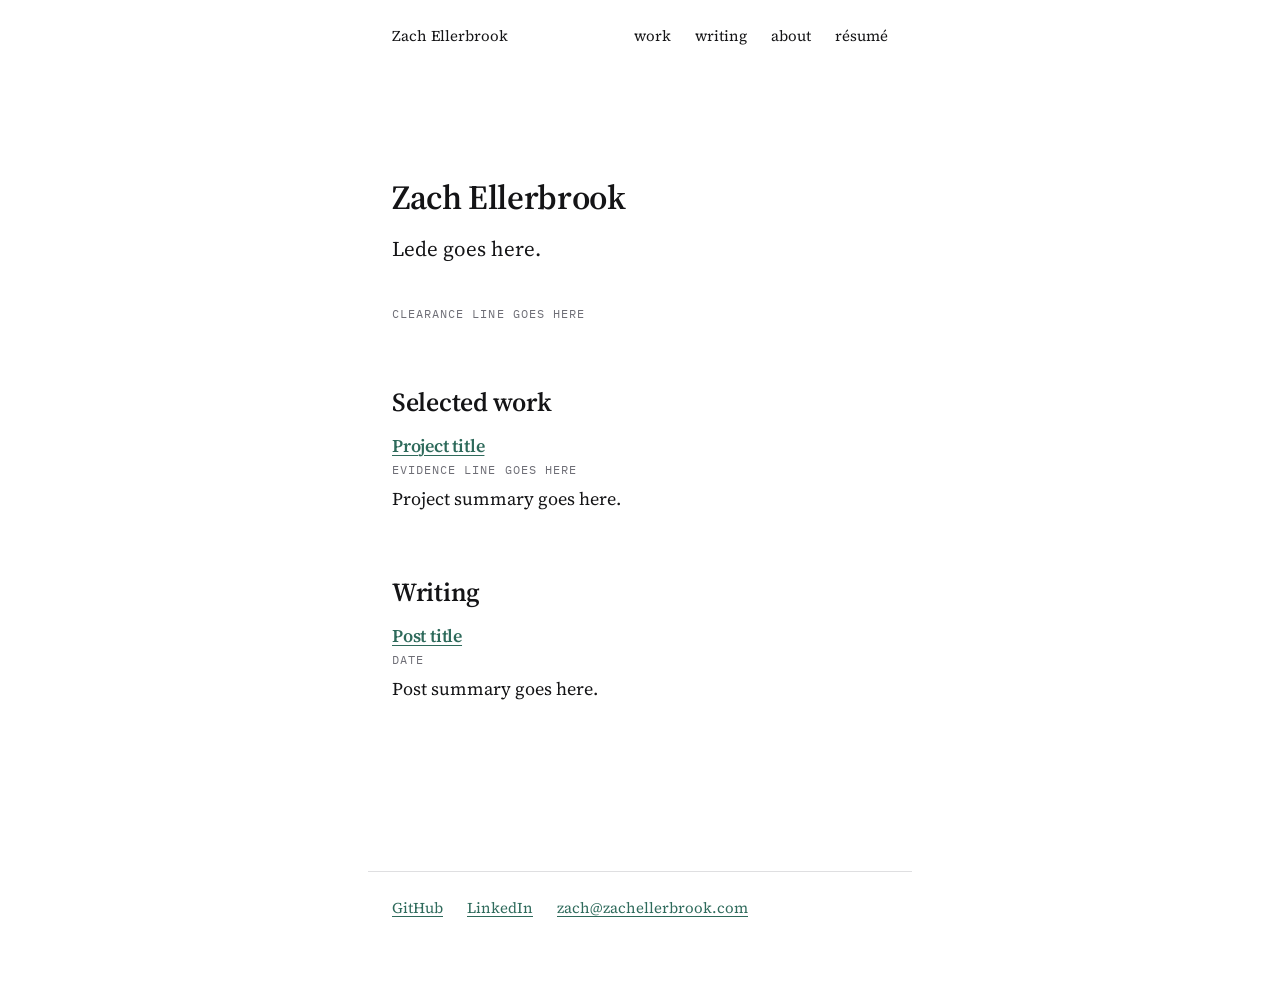
<file: index.html>
<!doctype html>
<html lang="en">
<head>
<meta charset="utf-8">
<meta name="viewport" content="width=device-width, initial-scale=1">
<title>Zach Ellerbrook</title>
<meta name="description" content="Zach Ellerbrook builds and documents detection tooling in public. Secret clearance, Chicago area from mid-2027.">
<link rel="canonical" href="https://zachellerbrook.com/">
<meta property="og:type" content="website">
<meta property="og:site_name" content="Zach Ellerbrook">
<meta property="og:url" content="https://zachellerbrook.com/">
<meta property="og:title" content="Zach Ellerbrook">
<meta property="og:description" content="Zach Ellerbrook builds and documents detection tooling in public. Secret clearance, Chicago area from mid-2027.">
<meta name="twitter:card" content="summary">
<link rel="preload" href="/fonts/source-serif-4-roman.woff2" as="font" type="font/woff2" crossorigin>
<link rel="preload" href="/fonts/ibm-plex-mono-400.woff2" as="font" type="font/woff2" crossorigin>
<link rel="stylesheet" href="/styles.css">
<script type="application/ld+json">
{
  "@context": "https://schema.org",
  "@type": "Person",
  "@id": "https://zachellerbrook.com/#person",
  "name": "Zach Ellerbrook",
  "url": "https://zachellerbrook.com/",
  "email": "mailto:zach@zachellerbrook.com",
  "sameAs": [
    "https://github.com/zellerbrook",
    "https://www.linkedin.com/in/zachary-ellerbrook/"
  ]
}
</script>
</head>
<body>
<a class="skip" href="#main">Skip to content</a>

<header class="page masthead">
  <a class="wordmark" href="/">Zach Ellerbrook</a>
  <nav aria-label="Primary">
    <ul>
      <li><a href="/work">work</a></li>
      <li><a href="/writing">writing</a></li>
      <li><a href="/about">about</a></li>
      <li><a href="/resume">résumé</a></li>
    </ul>
  </nav>
</header>

<main id="main" class="page">
  <h1>Zach Ellerbrook</h1>
  <!-- COPY: lede. Leads with what he builds. No music above the fold. -->
  <p class="lede">Lede goes here.</p>

  <!-- COPY: clearance line, mono. Level and status only. -->
  <p class="meta">Clearance line goes here</p>

  <h2>Selected work</h2>
  <ul class="entries">
    <li>
      <h3><a href="/work">Project title</a></h3>
      <p class="meta">Evidence line goes here</p>
      <p>Project summary goes here.</p>
    </li>
  </ul>

  <h2>Writing</h2>
  <ul class="entries">
    <li>
      <h3><a href="/writing">Post title</a></h3>
      <p class="meta"><time datetime="2026-01-01">Date</time></p>
      <p>Post summary goes here.</p>
    </li>
  </ul>
</main>

<footer class="page site-footer">
  <ul>
    <li><a href="https://github.com/zellerbrook">GitHub</a></li>
    <li><a href="https://www.linkedin.com/in/zachary-ellerbrook/">LinkedIn</a></li>
    <li><a href="mailto:zach@zachellerbrook.com">zach@zachellerbrook.com</a></li>
  </ul>
</footer>

</body>
</html>
</file>
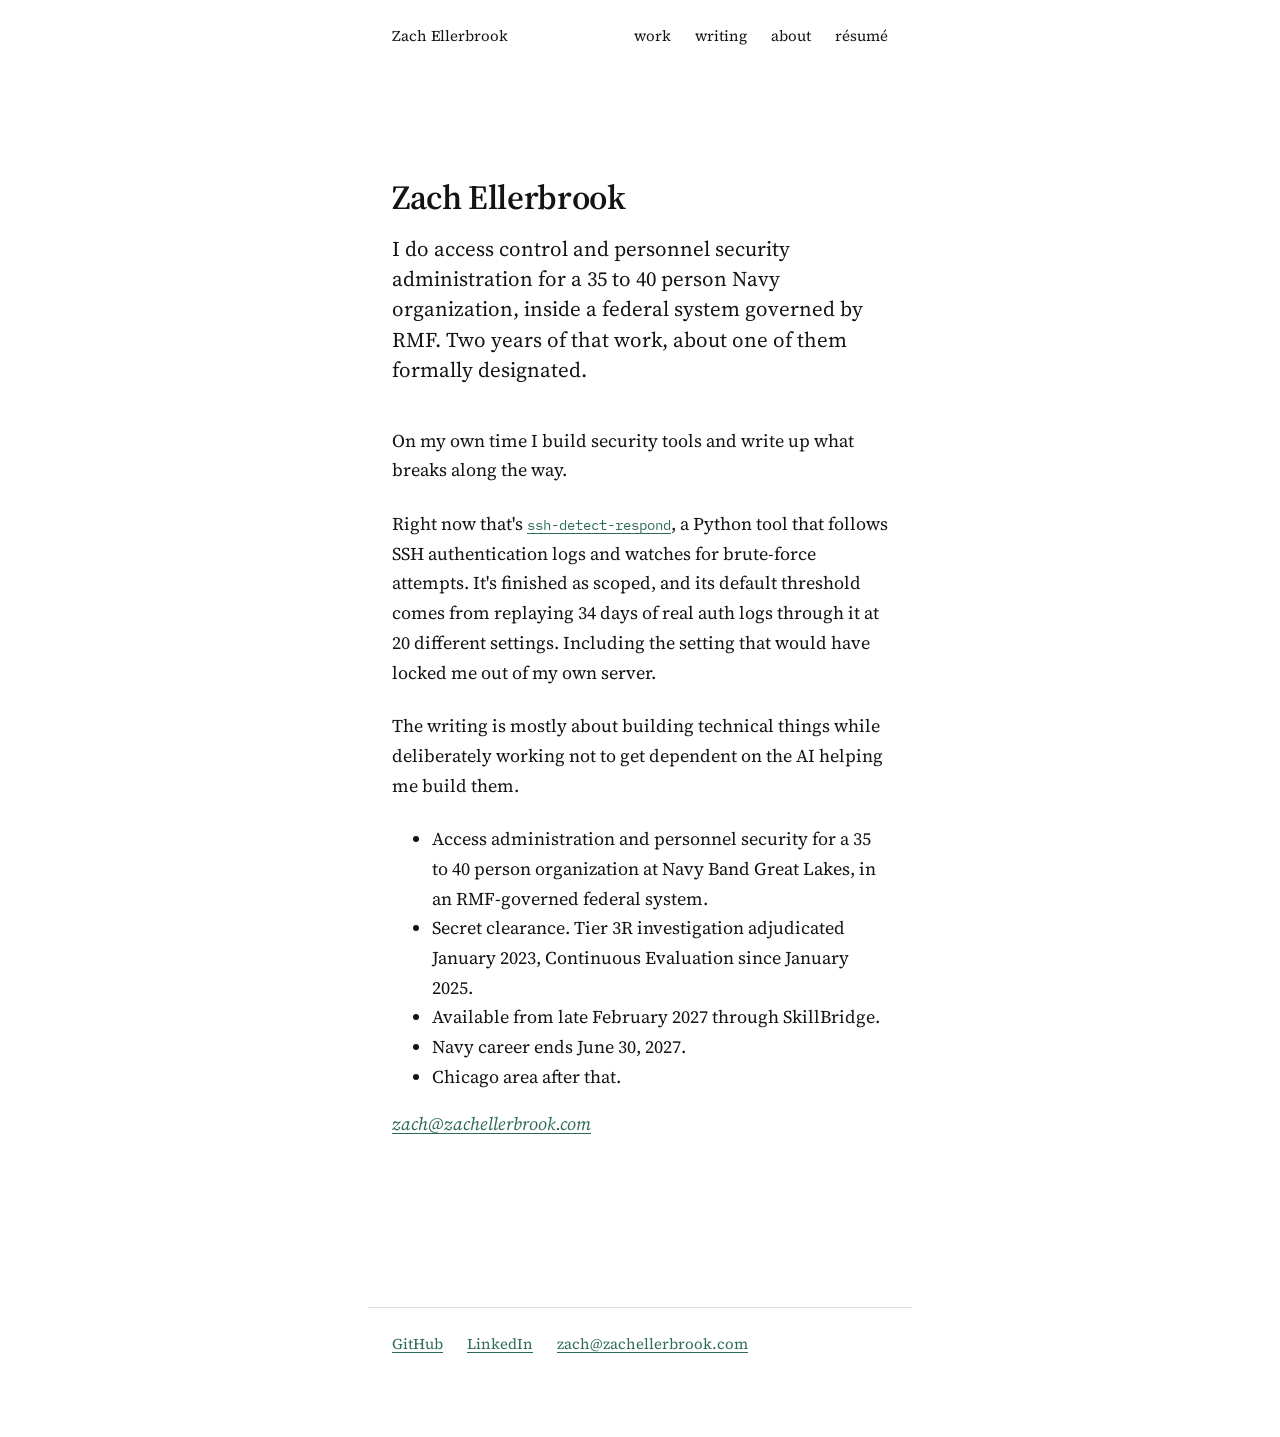
<file: public/index.html>
<!doctype html>
<html lang="en">
<head>
<meta charset="utf-8">
<meta name="viewport" content="width=device-width, initial-scale=1">
<title>Zach Ellerbrook</title>
<meta name="description" content="Access control and personnel security for a 35 to 40 person Navy organization, in an RMF-governed federal system. Secret clearance. Chicago area from mid-2027.">
<link rel="canonical" href="https://zachellerbrook.com/">
<meta property="og:type" content="website">
<meta property="og:site_name" content="Zach Ellerbrook">
<meta property="og:url" content="https://zachellerbrook.com/">
<meta property="og:title" content="Zach Ellerbrook">
<meta property="og:description" content="Access control and personnel security for a 35 to 40 person Navy organization, in an RMF-governed federal system. Secret clearance. Chicago area from mid-2027.">
<meta name="twitter:card" content="summary">
<link rel="preload" href="/fonts/source-serif-4-roman.woff2" as="font" type="font/woff2" crossorigin>
<link rel="preload" href="/fonts/ibm-plex-mono-400.woff2" as="font" type="font/woff2" crossorigin>
<link rel="stylesheet" href="/styles.css">
<script type="application/ld+json">
{
  "@context": "https://schema.org",
  "@type": "Person",
  "@id": "https://zachellerbrook.com/#person",
  "name": "Zach Ellerbrook",
  "url": "https://zachellerbrook.com/",
  "email": "mailto:zach@zachellerbrook.com",
  "jobTitle": "IT systems technician and security manager liaison",
  "worksFor": { "@type": "Organization", "name": "Navy Band Great Lakes" },
  "knowsAbout": ["Identity and access management", "Access request review", "Personnel security and clearance lifecycle tracking", "Privacy Act PII handling", "Log analysis", "Linux", "Python"],
  "sameAs": [
    "https://github.com/zellerbrook",
    "https://www.linkedin.com/in/zachary-ellerbrook/"
  ]
}
</script>
</head>
<body>
<a class="skip" href="#main">Skip to content</a>

<header class="page masthead">
  <a class="wordmark" href="/">Zach Ellerbrook</a>
  <nav aria-label="Primary">
    <ul>
      <li><a href="/work">work</a></li>
      <li><a href="/writing">writing</a></li>
      <li><a href="/about">about</a></li>
      <li><a href="/resume">résumé</a></li>
    </ul>
  </nav>
</header>

<main id="main" class="page">
  <h1>Zach Ellerbrook</h1>

  <p class="lede">I do access control and personnel security administration for a 35 to 40 person Navy organization, inside a federal system governed by RMF. Two years of that work, about one of them formally designated.</p>

  <p>On my own time I build security tools and write up what breaks along the way.</p>

  <p>Right now that's <a href="/work/ssh-detect-respond"><code>ssh-detect-respond</code></a>, a Python tool that follows SSH authentication logs and watches for brute-force attempts. It's finished as scoped, and its default threshold comes from replaying 34 days of real auth logs through it at 20 different settings. Including the setting that would have locked me out of my own server.</p>

  <p>The writing is mostly about building technical things while deliberately working not to get dependent on the AI helping me build them.</p>

  <ul class="facts">
    <li>Access administration and personnel security for a 35 to 40 person organization at Navy Band Great Lakes, in an RMF-governed federal system.</li>
    <li>Secret clearance. Tier 3R investigation adjudicated January 2023, Continuous Evaluation since January 2025.</li>
    <li>Available from late February 2027 through SkillBridge.</li>
    <li>Navy career ends June 30, 2027.</li>
    <li>Chicago area after that.</li>
  </ul>

  <address>
    <a href="mailto:zach@zachellerbrook.com">zach@zachellerbrook.com</a>
  </address>
</main>

<footer class="page site-footer">
  <ul>
    <li><a href="https://github.com/zellerbrook">GitHub</a></li>
    <li><a href="https://www.linkedin.com/in/zachary-ellerbrook/">LinkedIn</a></li>
    <li><a href="mailto:zach@zachellerbrook.com">zach@zachellerbrook.com</a></li>
  </ul>
</footer>

</body>
</html>
</file>
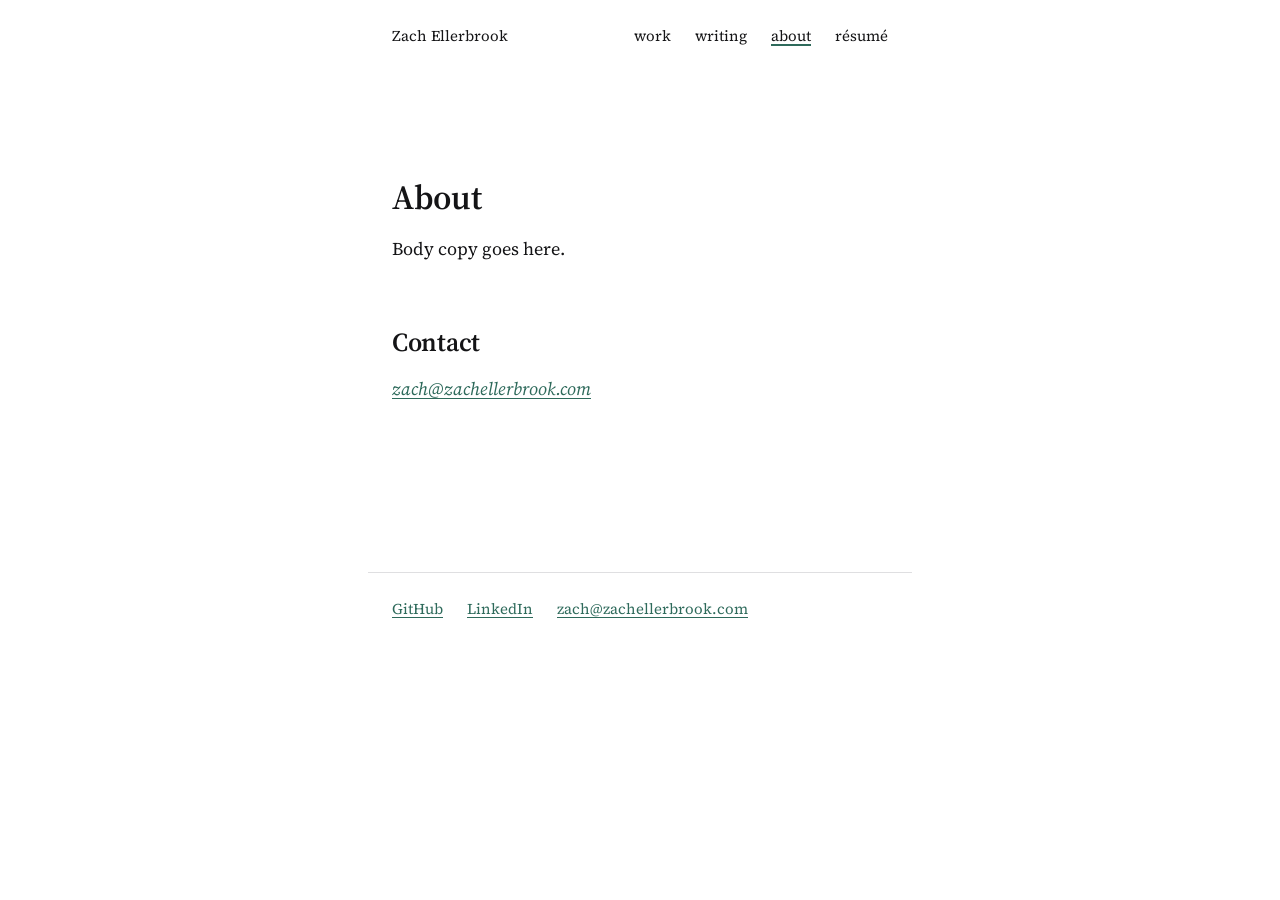
<file: about.html>
<!doctype html>
<html lang="en">
<head>
<meta charset="utf-8">
<meta name="viewport" content="width=device-width, initial-scale=1">
<title>About — Zach Ellerbrook</title>
<meta name="description" content="Who Zach Ellerbrook is, what he is building toward in security, and how he got here.">
<link rel="canonical" href="https://zachellerbrook.com/about">
<meta property="og:type" content="profile">
<meta property="og:site_name" content="Zach Ellerbrook">
<meta property="og:url" content="https://zachellerbrook.com/about">
<meta property="og:title" content="About — Zach Ellerbrook">
<meta property="og:description" content="Who Zach Ellerbrook is, what he is building toward in security, and how he got here.">
<meta name="twitter:card" content="summary">
<link rel="preload" href="/fonts/source-serif-4-roman.woff2" as="font" type="font/woff2" crossorigin>
<link rel="preload" href="/fonts/ibm-plex-mono-400.woff2" as="font" type="font/woff2" crossorigin>
<link rel="stylesheet" href="/styles.css">
<script type="application/ld+json">
{
  "@context": "https://schema.org",
  "@type": "ProfilePage",
  "url": "https://zachellerbrook.com/about",
  "mainEntity": {
    "@type": "Person",
    "@id": "https://zachellerbrook.com/#person",
    "name": "Zach Ellerbrook",
    "url": "https://zachellerbrook.com/",
    "email": "mailto:zach@zachellerbrook.com",
    "sameAs": [
      "https://github.com/zellerbrook",
      "https://www.linkedin.com/in/zachary-ellerbrook/"
    ]
  }
}
</script>
</head>
<body>
<a class="skip" href="#main">Skip to content</a>

<header class="page masthead">
  <a class="wordmark" href="/">Zach Ellerbrook</a>
  <nav aria-label="Primary">
    <ul>
      <li><a href="/work">work</a></li>
      <li><a href="/writing">writing</a></li>
      <li><a href="/about" aria-current="page">about</a></li>
      <li><a href="/resume">résumé</a></li>
    </ul>
  </nav>
</header>

<main id="main" class="page">
  <h1>About</h1>
  <!-- COPY: full story, including the Navy and music years, framed as capability. -->
  <p>Body copy goes here.</p>

  <h2>Contact</h2>
  <address>
    <a href="mailto:zach@zachellerbrook.com">zach@zachellerbrook.com</a>
  </address>
</main>

<footer class="page site-footer">
  <ul>
    <li><a href="https://github.com/zellerbrook">GitHub</a></li>
    <li><a href="https://www.linkedin.com/in/zachary-ellerbrook/">LinkedIn</a></li>
    <li><a href="mailto:zach@zachellerbrook.com">zach@zachellerbrook.com</a></li>
  </ul>
</footer>

</body>
</html>
</file>
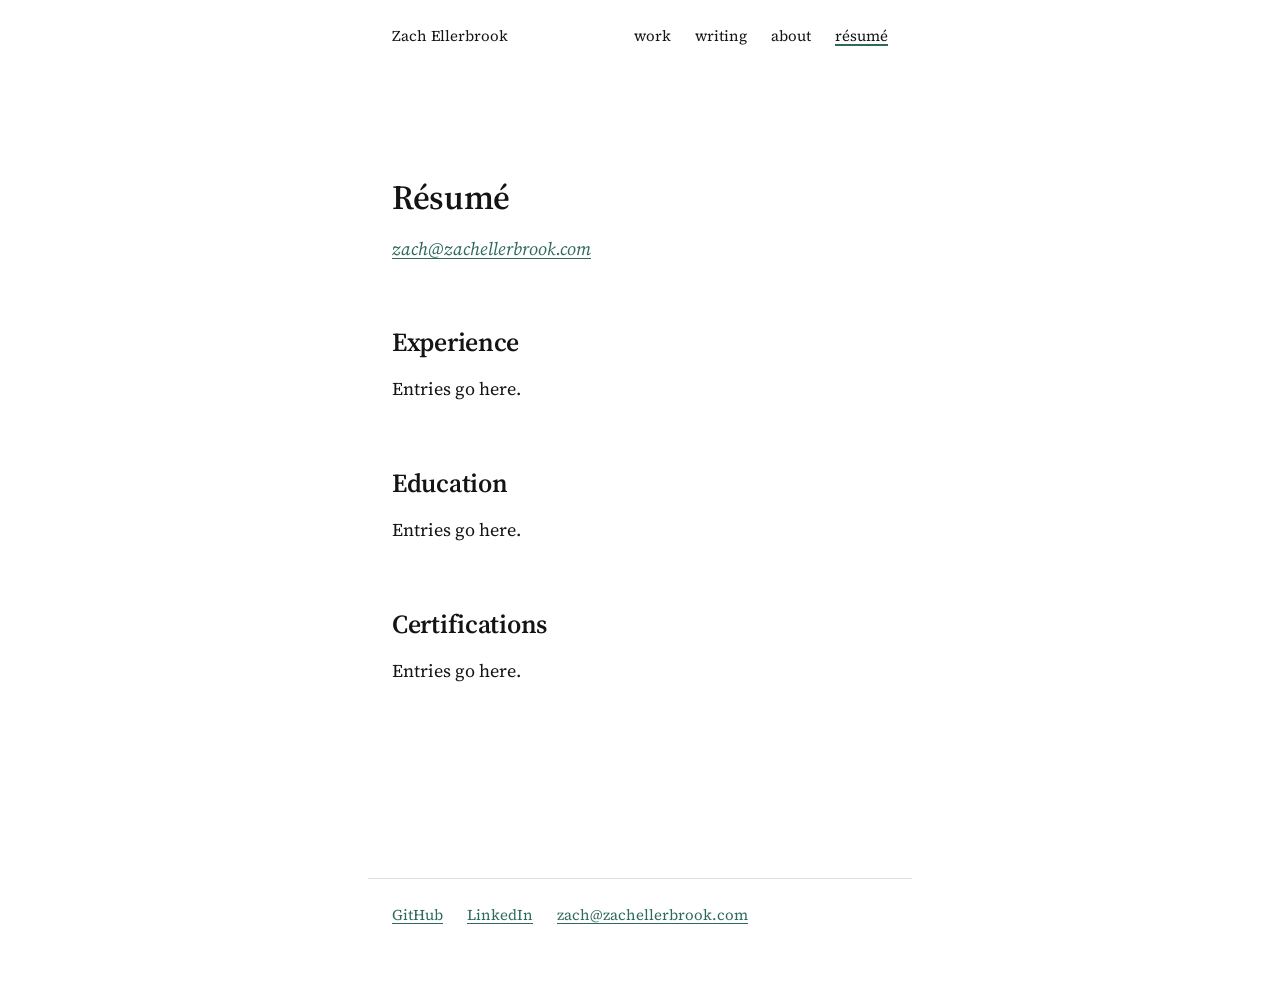
<file: resume.html>
<!doctype html>
<html lang="en">
<head>
<meta charset="utf-8">
<meta name="viewport" content="width=device-width, initial-scale=1">
<title>Résumé — Zach Ellerbrook</title>
<meta name="description" content="Zach Ellerbrook's résumé: service history, instruction, certifications, and security work.">
<link rel="canonical" href="https://zachellerbrook.com/resume">
<meta property="og:type" content="website">
<meta property="og:site_name" content="Zach Ellerbrook">
<meta property="og:url" content="https://zachellerbrook.com/resume">
<meta property="og:title" content="Résumé — Zach Ellerbrook">
<meta property="og:description" content="Zach Ellerbrook's résumé: service history, instruction, certifications, and security work.">
<meta name="twitter:card" content="summary">
<link rel="preload" href="/fonts/source-serif-4-roman.woff2" as="font" type="font/woff2" crossorigin>
<link rel="preload" href="/fonts/ibm-plex-mono-400.woff2" as="font" type="font/woff2" crossorigin>
<link rel="stylesheet" href="/styles.css">
</head>
<body>
<a class="skip" href="#main">Skip to content</a>

<header class="page masthead">
  <a class="wordmark" href="/">Zach Ellerbrook</a>
  <nav aria-label="Primary">
    <ul>
      <li><a href="/work">work</a></li>
      <li><a href="/writing">writing</a></li>
      <li><a href="/about">about</a></li>
      <li><a href="/resume" aria-current="page">résumé</a></li>
    </ul>
  </nav>
</header>

<main id="main" class="page">
  <h1>Résumé</h1>
  <!-- COPY: contact block, experience, education, certifications.
       Certs live here and nowhere else. Security+ stays off until it has a date. -->
  <address>
    <a href="mailto:zach@zachellerbrook.com">zach@zachellerbrook.com</a>
  </address>

  <h2>Experience</h2>
  <p>Entries go here.</p>

  <h2>Education</h2>
  <p>Entries go here.</p>

  <h2>Certifications</h2>
  <p>Entries go here.</p>
</main>

<footer class="page site-footer">
  <ul>
    <li><a href="https://github.com/zellerbrook">GitHub</a></li>
    <li><a href="https://www.linkedin.com/in/zachary-ellerbrook/">LinkedIn</a></li>
    <li><a href="mailto:zach@zachellerbrook.com">zach@zachellerbrook.com</a></li>
  </ul>
</footer>

</body>
</html>
</file>
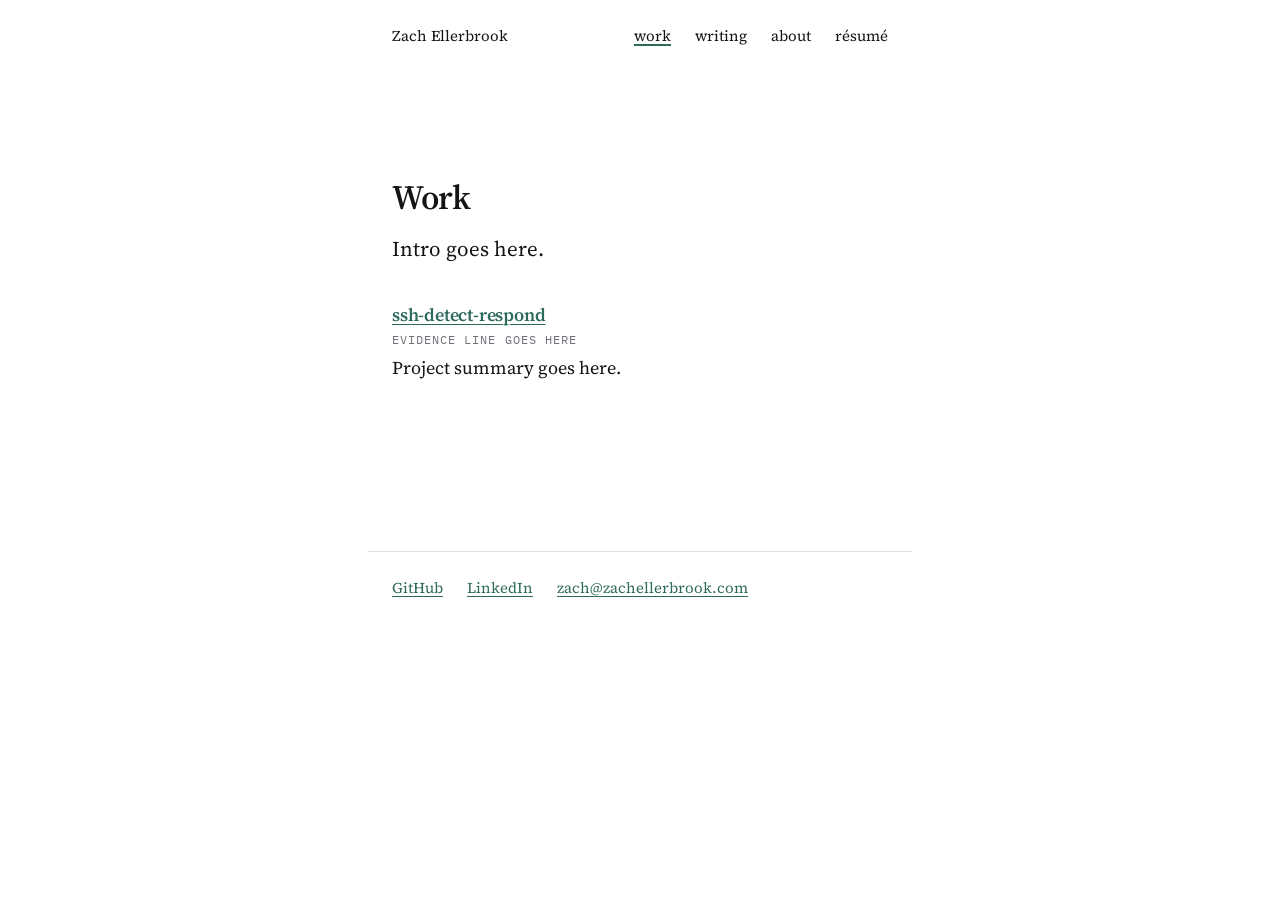
<file: work.html>
<!doctype html>
<html lang="en">
<head>
<meta charset="utf-8">
<meta name="viewport" content="width=device-width, initial-scale=1">
<title>Work — Zach Ellerbrook</title>
<meta name="description" content="Security tooling Zach Ellerbrook has built, with the code and the write-ups behind it.">
<link rel="canonical" href="https://zachellerbrook.com/work">
<meta property="og:type" content="website">
<meta property="og:site_name" content="Zach Ellerbrook">
<meta property="og:url" content="https://zachellerbrook.com/work">
<meta property="og:title" content="Work — Zach Ellerbrook">
<meta property="og:description" content="Security tooling Zach Ellerbrook has built, with the code and the write-ups behind it.">
<meta name="twitter:card" content="summary">
<link rel="preload" href="/fonts/source-serif-4-roman.woff2" as="font" type="font/woff2" crossorigin>
<link rel="preload" href="/fonts/ibm-plex-mono-400.woff2" as="font" type="font/woff2" crossorigin>
<link rel="stylesheet" href="/styles.css">
</head>
<body>
<a class="skip" href="#main">Skip to content</a>

<header class="page masthead">
  <a class="wordmark" href="/">Zach Ellerbrook</a>
  <nav aria-label="Primary">
    <ul>
      <li><a href="/work" aria-current="page">work</a></li>
      <li><a href="/writing">writing</a></li>
      <li><a href="/about">about</a></li>
      <li><a href="/resume">résumé</a></li>
    </ul>
  </nav>
</header>

<main id="main" class="page">
  <h1>Work</h1>
  <!-- COPY: one or two sentences on what counts as work here. -->
  <p class="lede">Intro goes here.</p>

  <ul class="entries">
    <li>
      <article>
        <h3><a href="https://github.com/zellerbrook/ssh-detect-respond">ssh-detect-respond</a></h3>
        <p class="meta">Evidence line goes here</p>
        <p>Project summary goes here.</p>
      </article>
    </li>
  </ul>
</main>

<footer class="page site-footer">
  <ul>
    <li><a href="https://github.com/zellerbrook">GitHub</a></li>
    <li><a href="https://www.linkedin.com/in/zachary-ellerbrook/">LinkedIn</a></li>
    <li><a href="mailto:zach@zachellerbrook.com">zach@zachellerbrook.com</a></li>
  </ul>
</footer>

</body>
</html>
</file>
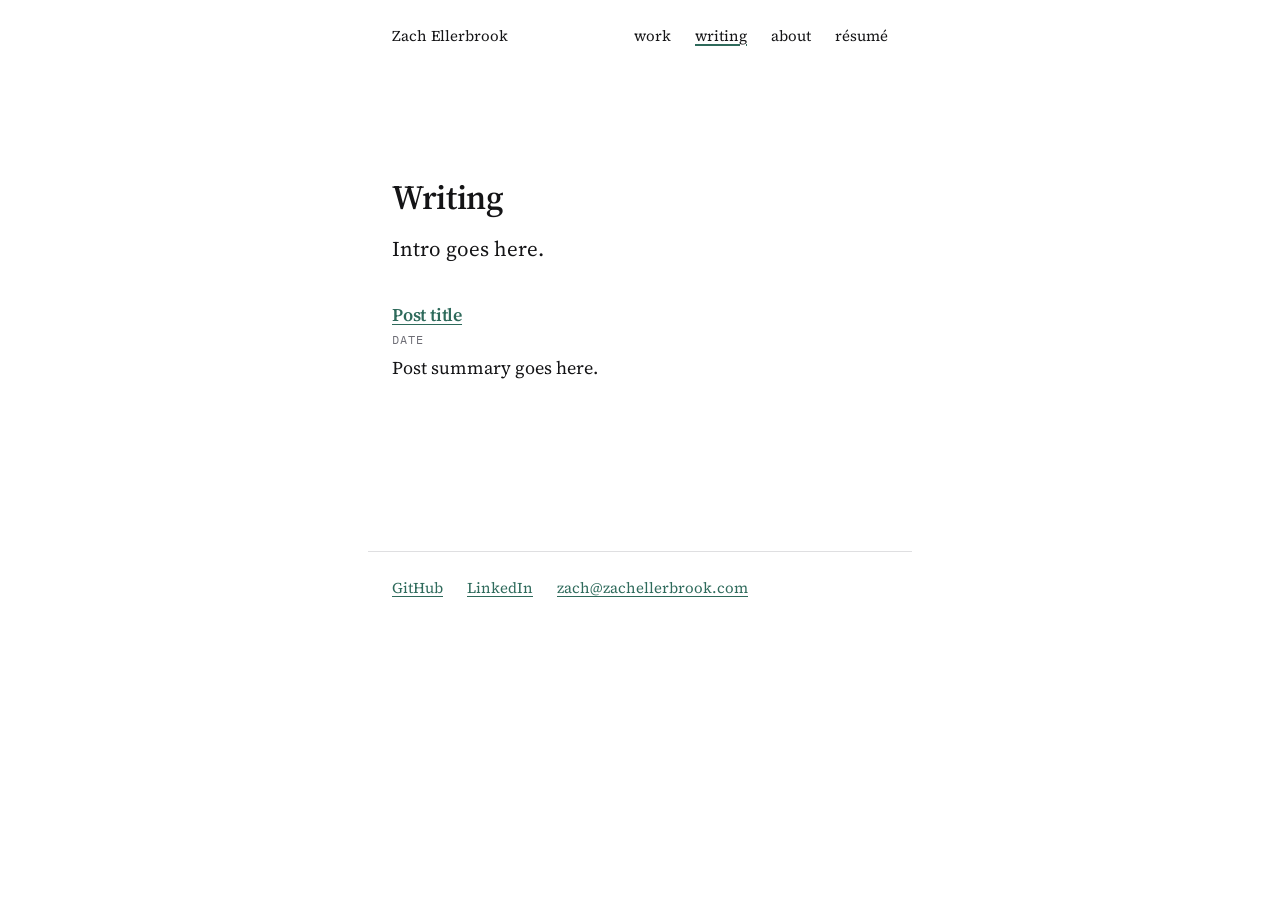
<file: writing.html>
<!doctype html>
<html lang="en">
<head>
<meta charset="utf-8">
<meta name="viewport" content="width=device-width, initial-scale=1">
<title>Writing — Zach Ellerbrook</title>
<meta name="description" content="Notes from building technical systems in public, and from working alongside AI without leaning on it.">
<link rel="canonical" href="https://zachellerbrook.com/writing">
<meta property="og:type" content="website">
<meta property="og:site_name" content="Zach Ellerbrook">
<meta property="og:url" content="https://zachellerbrook.com/writing">
<meta property="og:title" content="Writing — Zach Ellerbrook">
<meta property="og:description" content="Notes from building technical systems in public, and from working alongside AI without leaning on it.">
<meta name="twitter:card" content="summary">
<link rel="preload" href="/fonts/source-serif-4-roman.woff2" as="font" type="font/woff2" crossorigin>
<link rel="preload" href="/fonts/ibm-plex-mono-400.woff2" as="font" type="font/woff2" crossorigin>
<link rel="stylesheet" href="/styles.css">
</head>
<body>
<a class="skip" href="#main">Skip to content</a>

<header class="page masthead">
  <a class="wordmark" href="/">Zach Ellerbrook</a>
  <nav aria-label="Primary">
    <ul>
      <li><a href="/work">work</a></li>
      <li><a href="/writing" aria-current="page">writing</a></li>
      <li><a href="/about">about</a></li>
      <li><a href="/resume">résumé</a></li>
    </ul>
  </nav>
</header>

<main id="main" class="page">
  <h1>Writing</h1>
  <!-- COPY: one or two sentences on the through-line. -->
  <p class="lede">Intro goes here.</p>

  <!-- Post entries land here as posts/<slug>.html ships. Each post page gets its own BlogPosting JSON-LD. -->
  <ul class="entries">
    <li>
      <article>
        <h3><a href="/writing">Post title</a></h3>
        <p class="meta"><time datetime="2026-01-01">Date</time></p>
        <p>Post summary goes here.</p>
      </article>
    </li>
  </ul>
</main>

<footer class="page site-footer">
  <ul>
    <li><a href="https://github.com/zellerbrook">GitHub</a></li>
    <li><a href="https://www.linkedin.com/in/zachary-ellerbrook/">LinkedIn</a></li>
    <li><a href="mailto:zach@zachellerbrook.com">zach@zachellerbrook.com</a></li>
  </ul>
</footer>

</body>
</html>
</file>
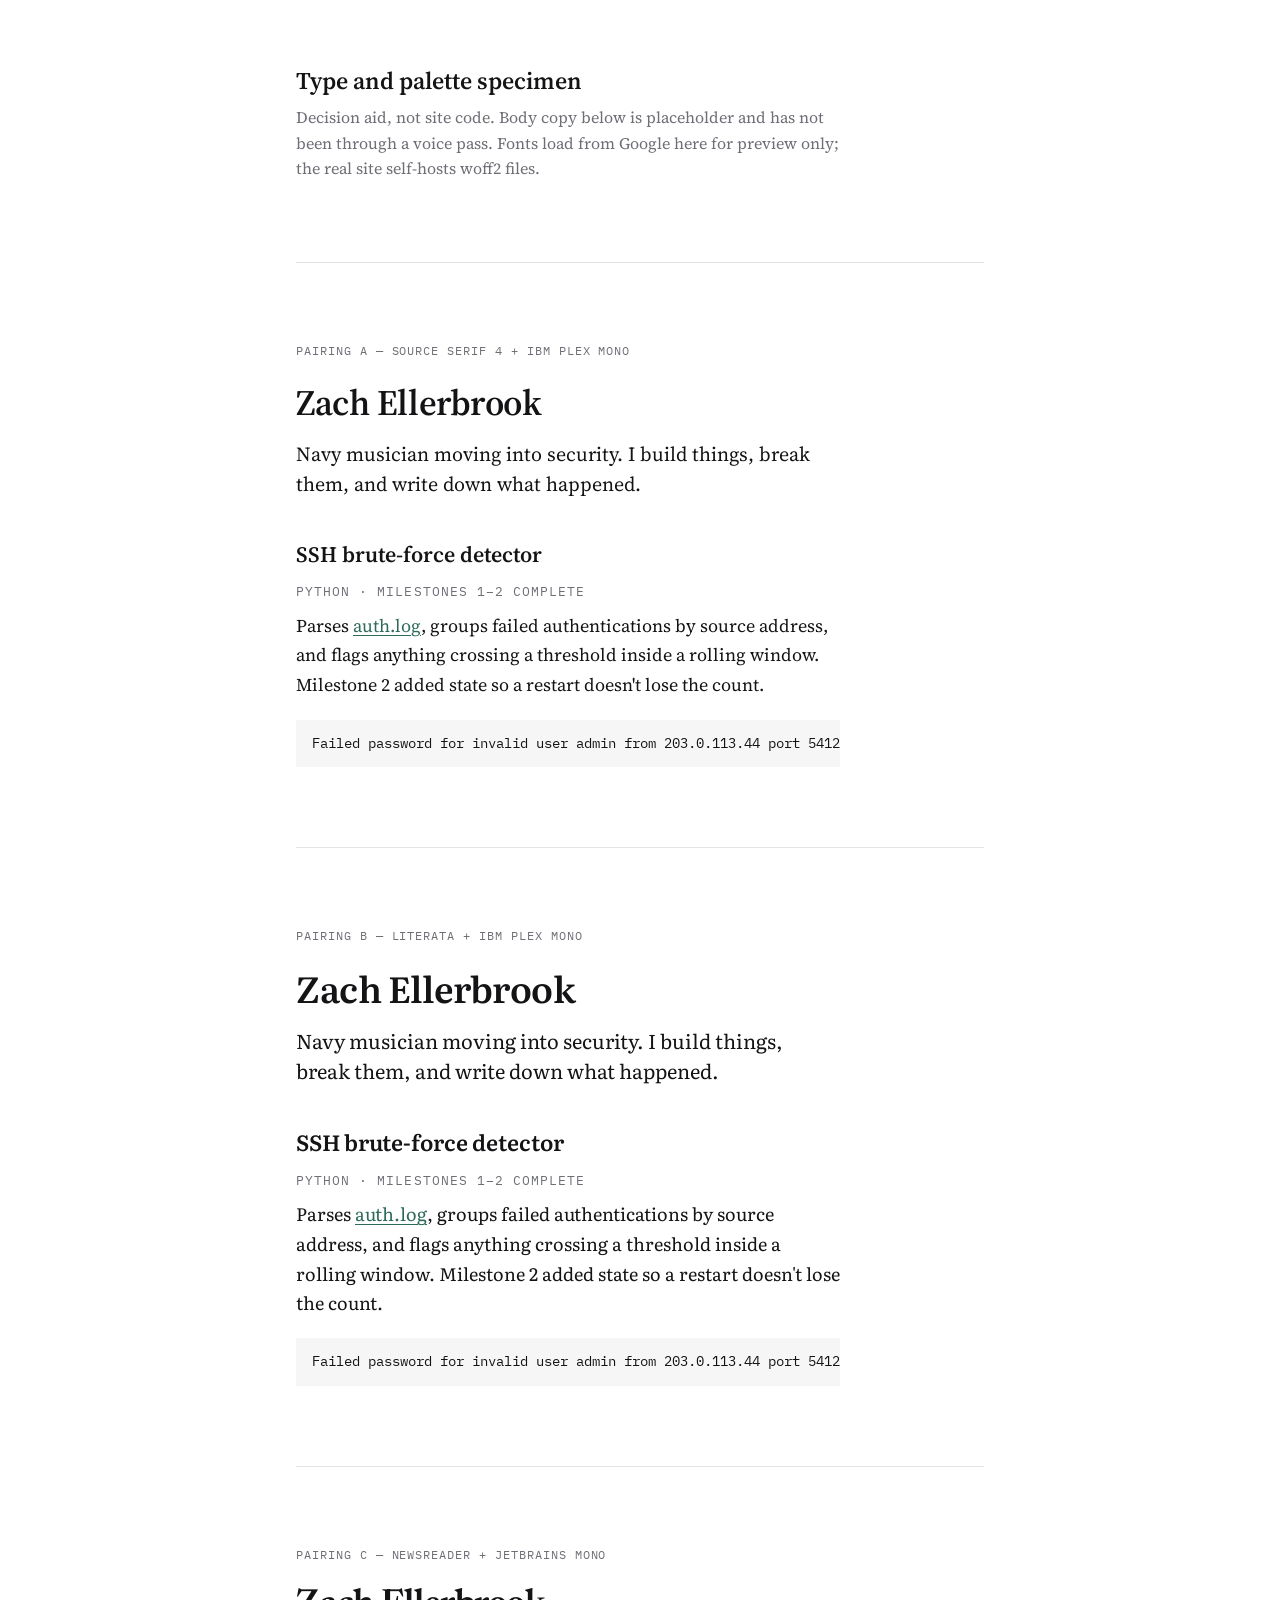
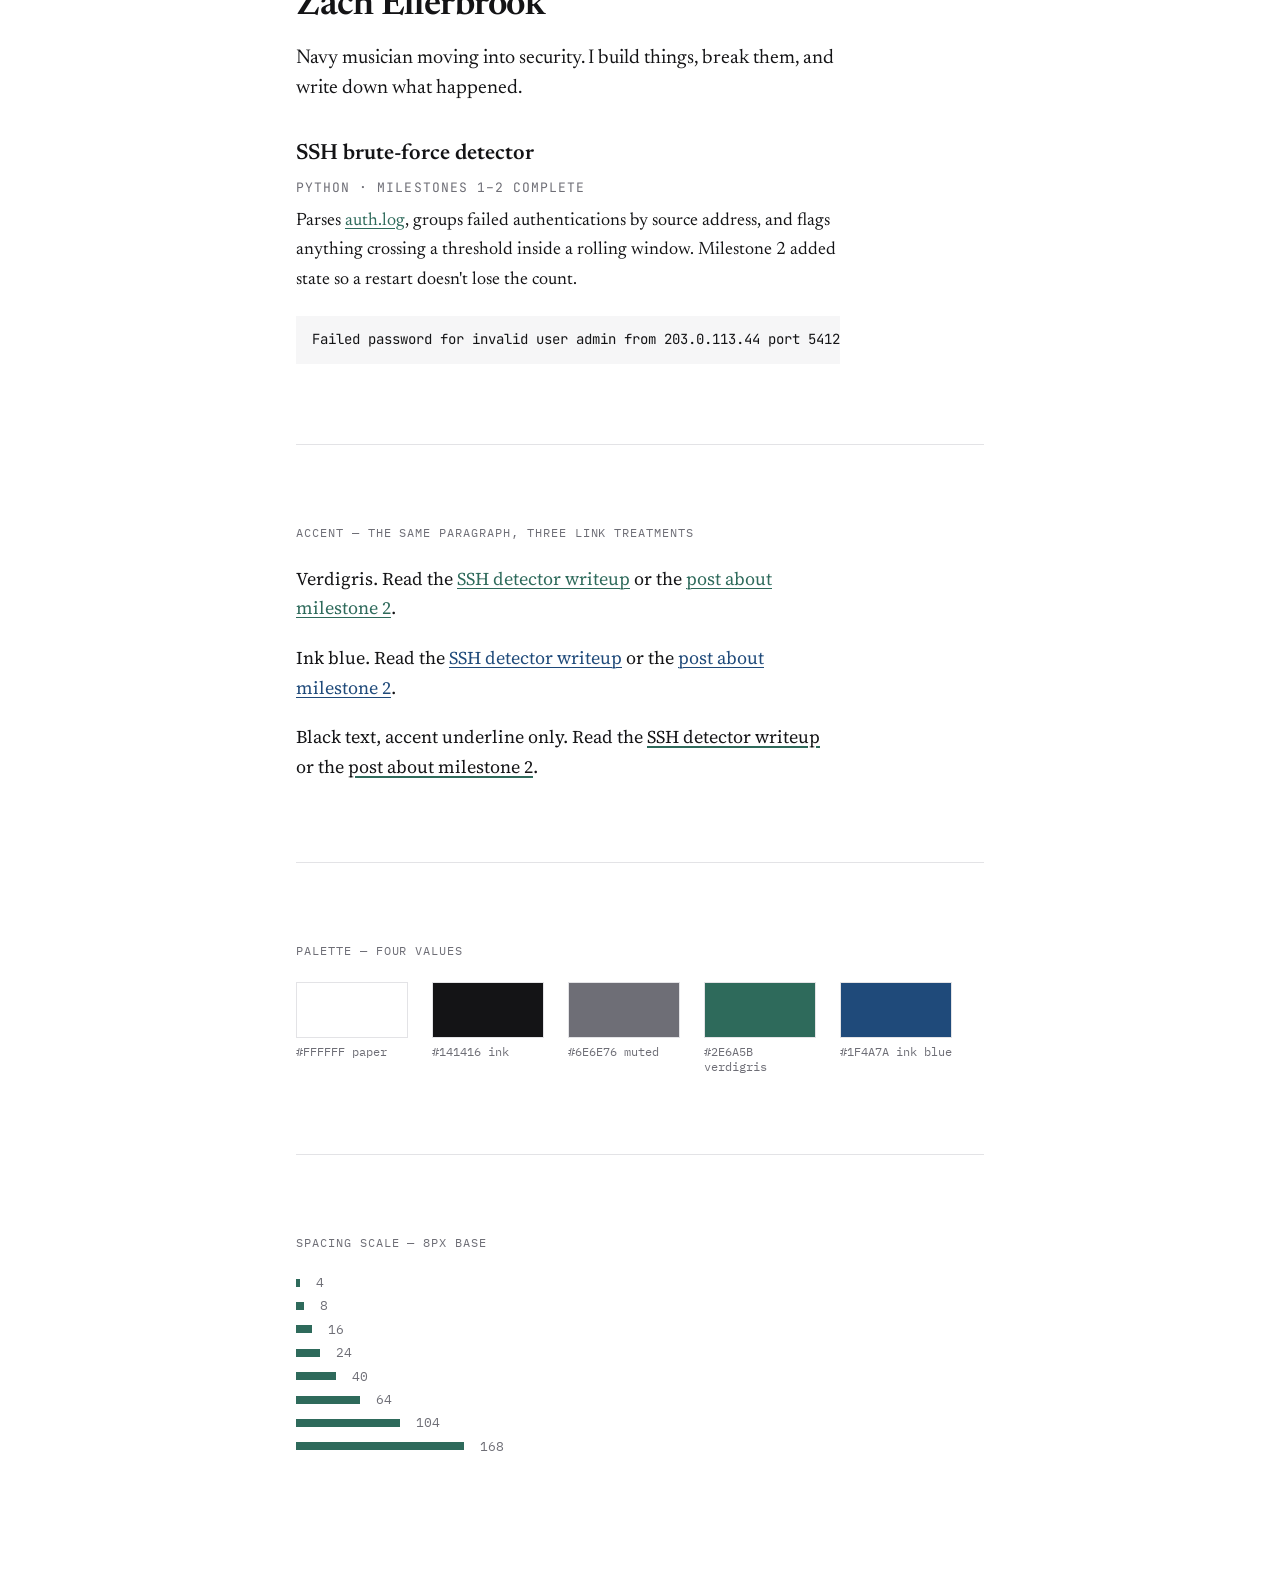
<file: docs/specimen.html>
<!doctype html>
<html lang="en">
<head>
<meta charset="utf-8">
<meta name="viewport" content="width=device-width, initial-scale=1">
<title>Type and palette specimen — zachellerbrook.com</title>
<link rel="preconnect" href="https://fonts.googleapis.com">
<link rel="preconnect" href="https://fonts.gstatic.com" crossorigin>
<link href="https://fonts.googleapis.com/css2?family=Source+Serif+4:ital,opsz,wght@0,8..60,300..700;1,8..60,300..700&family=Literata:ital,opsz,wght@0,7..72,300..700;1,7..72,300..700&family=Newsreader:ital,opsz,wght@0,6..72,300..700;1,6..72,300..700&family=IBM+Plex+Mono:wght@400;500&family=JetBrains+Mono:wght@400;500&display=swap" rel="stylesheet">
<style>
  :root {
    --paper: #ffffff;
    --ink: #141416;
    --muted: #6e6e76;
    --rule: #e3e3e6;
    --verdigris: #2e6a5b;
    --inkblue: #1f4a7a;
  }
  * { box-sizing: border-box; }
  body {
    margin: 0;
    background: var(--paper);
    color: var(--ink);
    font-family: "Source Serif 4", Georgia, serif;
    -webkit-font-smoothing: antialiased;
  }
  .wrap { max-width: 46rem; margin: 0 auto; padding: 4rem 1.5rem 8rem; }
  .label {
    font-family: "IBM Plex Mono", ui-monospace, monospace;
    font-size: 0.75rem;
    letter-spacing: 0.08em;
    text-transform: uppercase;
    color: var(--muted);
    margin: 0 0 1.5rem;
  }
  hr { border: 0; border-top: 1px solid var(--rule); margin: 5rem 0; }
  h1.doc { font-size: 1.5rem; font-weight: 600; margin: 0 0 0.5rem; }
  p.doc { color: var(--muted); font-size: 1rem; line-height: 1.6; margin: 0 0 1rem; max-width: 34rem; }

  /* --- specimen block --- */
  .spec { max-width: 34rem; }
  .spec .name { font-size: 2.25rem; line-height: 1.15; font-weight: 600; letter-spacing: -0.012em; margin: 0 0 1rem; }
  .spec .lede { font-size: 1.25rem; line-height: 1.5; margin: 0 0 2.5rem; }
  .spec h2 { font-size: 1.375rem; font-weight: 600; margin: 0 0 0.75rem; }
  .spec p { font-size: 1.125rem; line-height: 1.65; margin: 0 0 1.25rem; }
  .spec .meta {
    font-size: 0.8125rem;
    letter-spacing: 0.08em;
    text-transform: uppercase;
    color: var(--muted);
    margin: 0 0 0.5rem;
  }
  .spec .evidence {
    font-size: 0.875rem;
    line-height: 1.7;
    color: var(--ink);
    background: #f6f6f7;
    padding: 0.75rem 1rem;
    overflow-x: auto;
    white-space: pre;
    margin: 0 0 1.25rem;
  }
  .spec a { color: inherit; text-decoration-thickness: 1px; text-underline-offset: 0.18em; }

  /* pairings */
  .pair-a { font-family: "Source Serif 4", Georgia, serif; }
  .pair-a .meta, .pair-a .evidence { font-family: "IBM Plex Mono", ui-monospace, monospace; }
  .pair-b { font-family: "Literata", Georgia, serif; }
  .pair-b .meta, .pair-b .evidence { font-family: "IBM Plex Mono", ui-monospace, monospace; }
  .pair-c { font-family: "Newsreader", Georgia, serif; }
  .pair-c .meta, .pair-c .evidence { font-family: "JetBrains Mono", ui-monospace, monospace; }

  /* accents */
  .acc-verdigris a { color: var(--verdigris); }
  .acc-inkblue a { color: var(--inkblue); }
  .acc-none a { color: var(--ink); text-decoration-color: var(--verdigris); text-decoration-thickness: 2px; }

  .swatches { display: flex; flex-wrap: wrap; gap: 1.5rem; margin: 0 0 2rem; }
  .sw { width: 7rem; }
  .sw .chip { height: 3.5rem; border: 1px solid var(--rule); }
  .sw .hex { font-family: "IBM Plex Mono", monospace; font-size: 0.75rem; color: var(--muted); margin-top: 0.4rem; display: block; }

  .scale { font-family: "IBM Plex Mono", monospace; font-size: 0.8125rem; color: var(--muted); }
  .scale div { display: flex; align-items: center; gap: 1rem; margin-bottom: 0.4rem; }
  .scale .bar { background: var(--verdigris); height: 0.5rem; }
</style>
</head>
<body>
<div class="wrap">

  <h1 class="doc">Type and palette specimen</h1>
  <p class="doc">Decision aid, not site code. Body copy below is placeholder and has not been through a voice pass. Fonts load from Google here for preview only; the real site self-hosts woff2 files.</p>

  <hr>

  <p class="label">Pairing A — Source Serif 4 + IBM Plex Mono</p>
  <div class="spec pair-a acc-verdigris">
    <p class="name">Zach Ellerbrook</p>
    <p class="lede">Navy musician moving into security. I build things, break them, and write down what happened.</p>
    <h2>SSH brute-force detector</h2>
    <p class="meta">Python · milestones 1–2 complete</p>
    <p>Parses <a href="#">auth.log</a>, groups failed authentications by source address, and flags anything crossing a threshold inside a rolling window. Milestone 2 added state so a restart doesn't lose the count.</p>
    <p class="evidence">Failed password for invalid user admin from 203.0.113.44 port 54122 ssh2</p>
  </div>

  <hr>

  <p class="label">Pairing B — Literata + IBM Plex Mono</p>
  <div class="spec pair-b acc-verdigris">
    <p class="name">Zach Ellerbrook</p>
    <p class="lede">Navy musician moving into security. I build things, break them, and write down what happened.</p>
    <h2>SSH brute-force detector</h2>
    <p class="meta">Python · milestones 1–2 complete</p>
    <p>Parses <a href="#">auth.log</a>, groups failed authentications by source address, and flags anything crossing a threshold inside a rolling window. Milestone 2 added state so a restart doesn't lose the count.</p>
    <p class="evidence">Failed password for invalid user admin from 203.0.113.44 port 54122 ssh2</p>
  </div>

  <hr>

  <p class="label">Pairing C — Newsreader + JetBrains Mono</p>
  <div class="spec pair-c acc-verdigris">
    <p class="name">Zach Ellerbrook</p>
    <p class="lede">Navy musician moving into security. I build things, break them, and write down what happened.</p>
    <h2>SSH brute-force detector</h2>
    <p class="meta">Python · milestones 1–2 complete</p>
    <p>Parses <a href="#">auth.log</a>, groups failed authentications by source address, and flags anything crossing a threshold inside a rolling window. Milestone 2 added state so a restart doesn't lose the count.</p>
    <p class="evidence">Failed password for invalid user admin from 203.0.113.44 port 54122 ssh2</p>
  </div>

  <hr>

  <p class="label">Accent — the same paragraph, three link treatments</p>
  <div class="spec pair-a acc-verdigris">
    <p>Verdigris. Read the <a href="#">SSH detector writeup</a> or the <a href="#">post about milestone 2</a>.</p>
  </div>
  <div class="spec pair-a acc-inkblue">
    <p>Ink blue. Read the <a href="#">SSH detector writeup</a> or the <a href="#">post about milestone 2</a>.</p>
  </div>
  <div class="spec pair-a acc-none">
    <p>Black text, accent underline only. Read the <a href="#">SSH detector writeup</a> or the <a href="#">post about milestone 2</a>.</p>
  </div>

  <hr>

  <p class="label">Palette — four values</p>
  <div class="swatches">
    <div class="sw"><div class="chip" style="background:#ffffff"></div><span class="hex">#FFFFFF paper</span></div>
    <div class="sw"><div class="chip" style="background:#141416"></div><span class="hex">#141416 ink</span></div>
    <div class="sw"><div class="chip" style="background:#6E6E76"></div><span class="hex">#6E6E76 muted</span></div>
    <div class="sw"><div class="chip" style="background:#2E6A5B"></div><span class="hex">#2E6A5B verdigris</span></div>
    <div class="sw"><div class="chip" style="background:#1F4A7A"></div><span class="hex">#1F4A7A ink blue</span></div>
  </div>

  <hr>

  <p class="label">Spacing scale — 8px base</p>
  <div class="scale">
    <div><span class="bar" style="width:4px"></span>4</div>
    <div><span class="bar" style="width:8px"></span>8</div>
    <div><span class="bar" style="width:16px"></span>16</div>
    <div><span class="bar" style="width:24px"></span>24</div>
    <div><span class="bar" style="width:40px"></span>40</div>
    <div><span class="bar" style="width:64px"></span>64</div>
    <div><span class="bar" style="width:104px"></span>104</div>
    <div><span class="bar" style="width:168px"></span>168</div>
  </div>

</div>
</body>
</html>
</file>
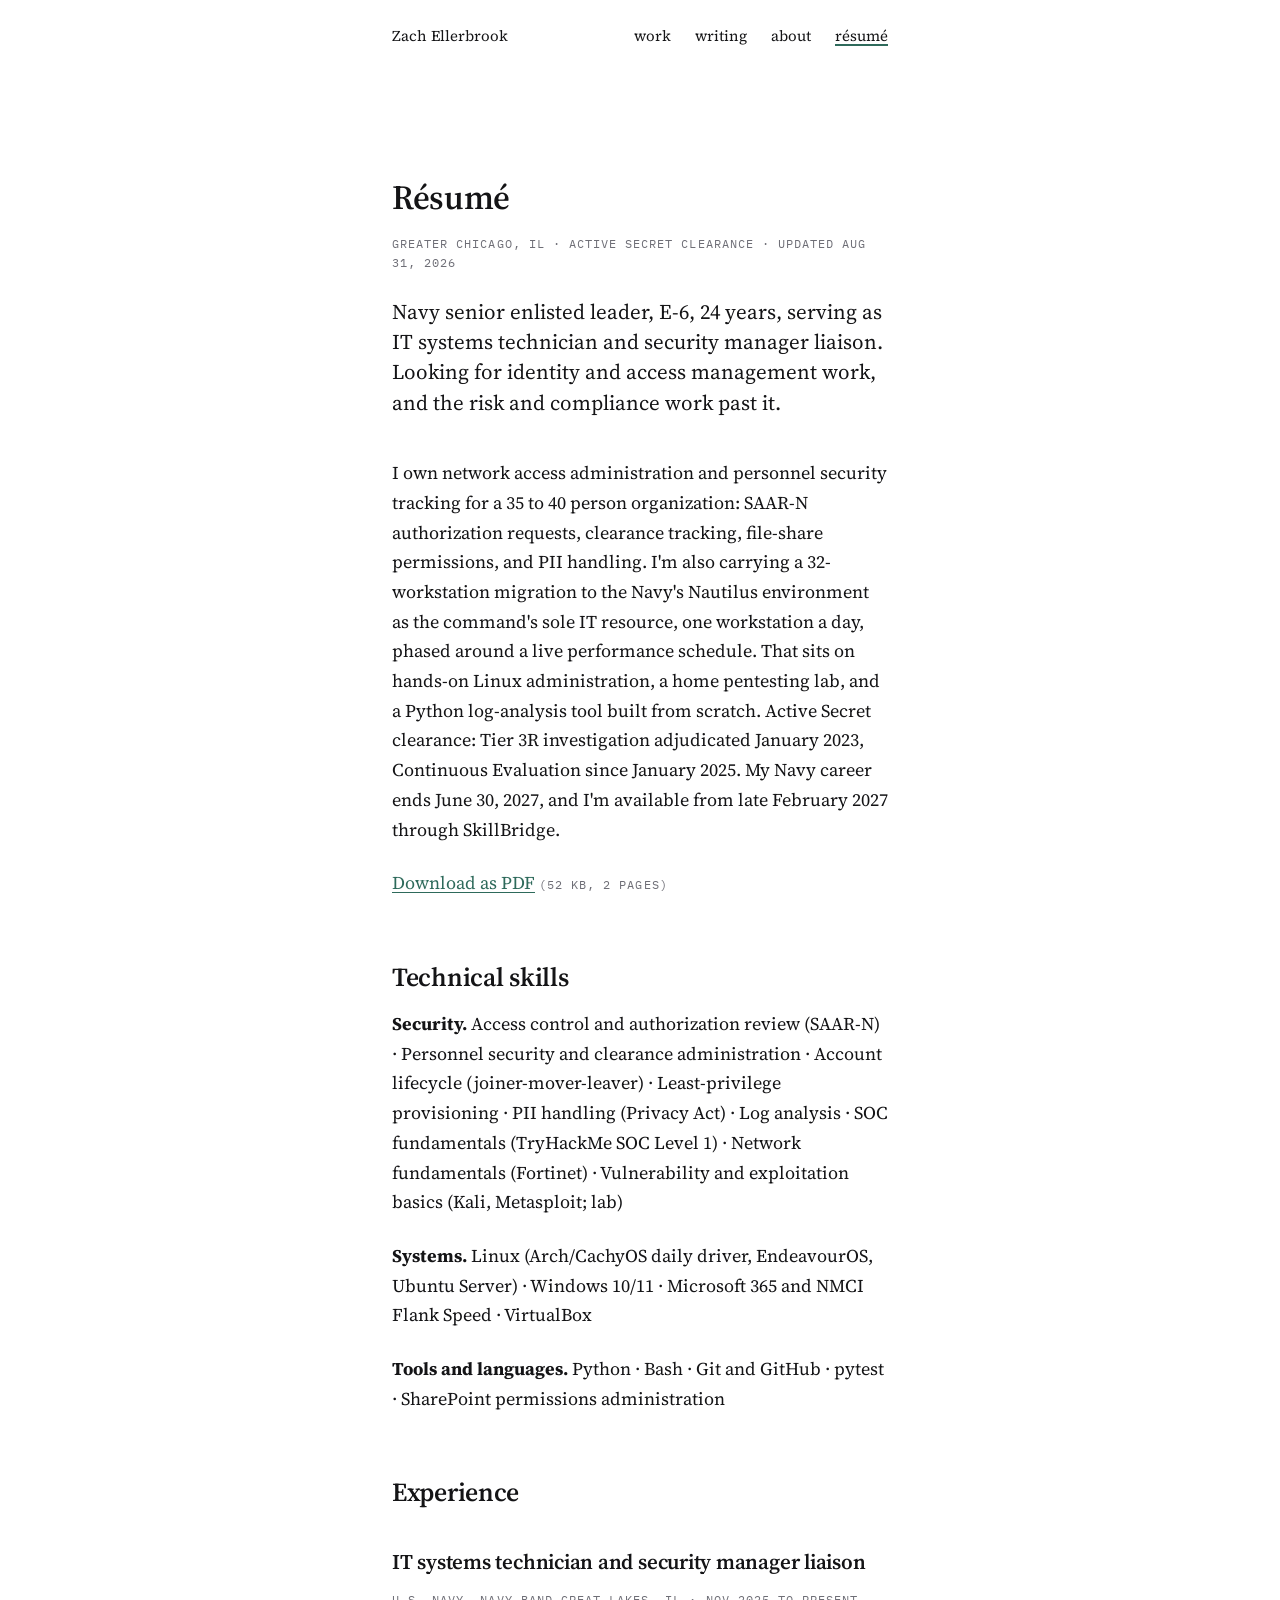
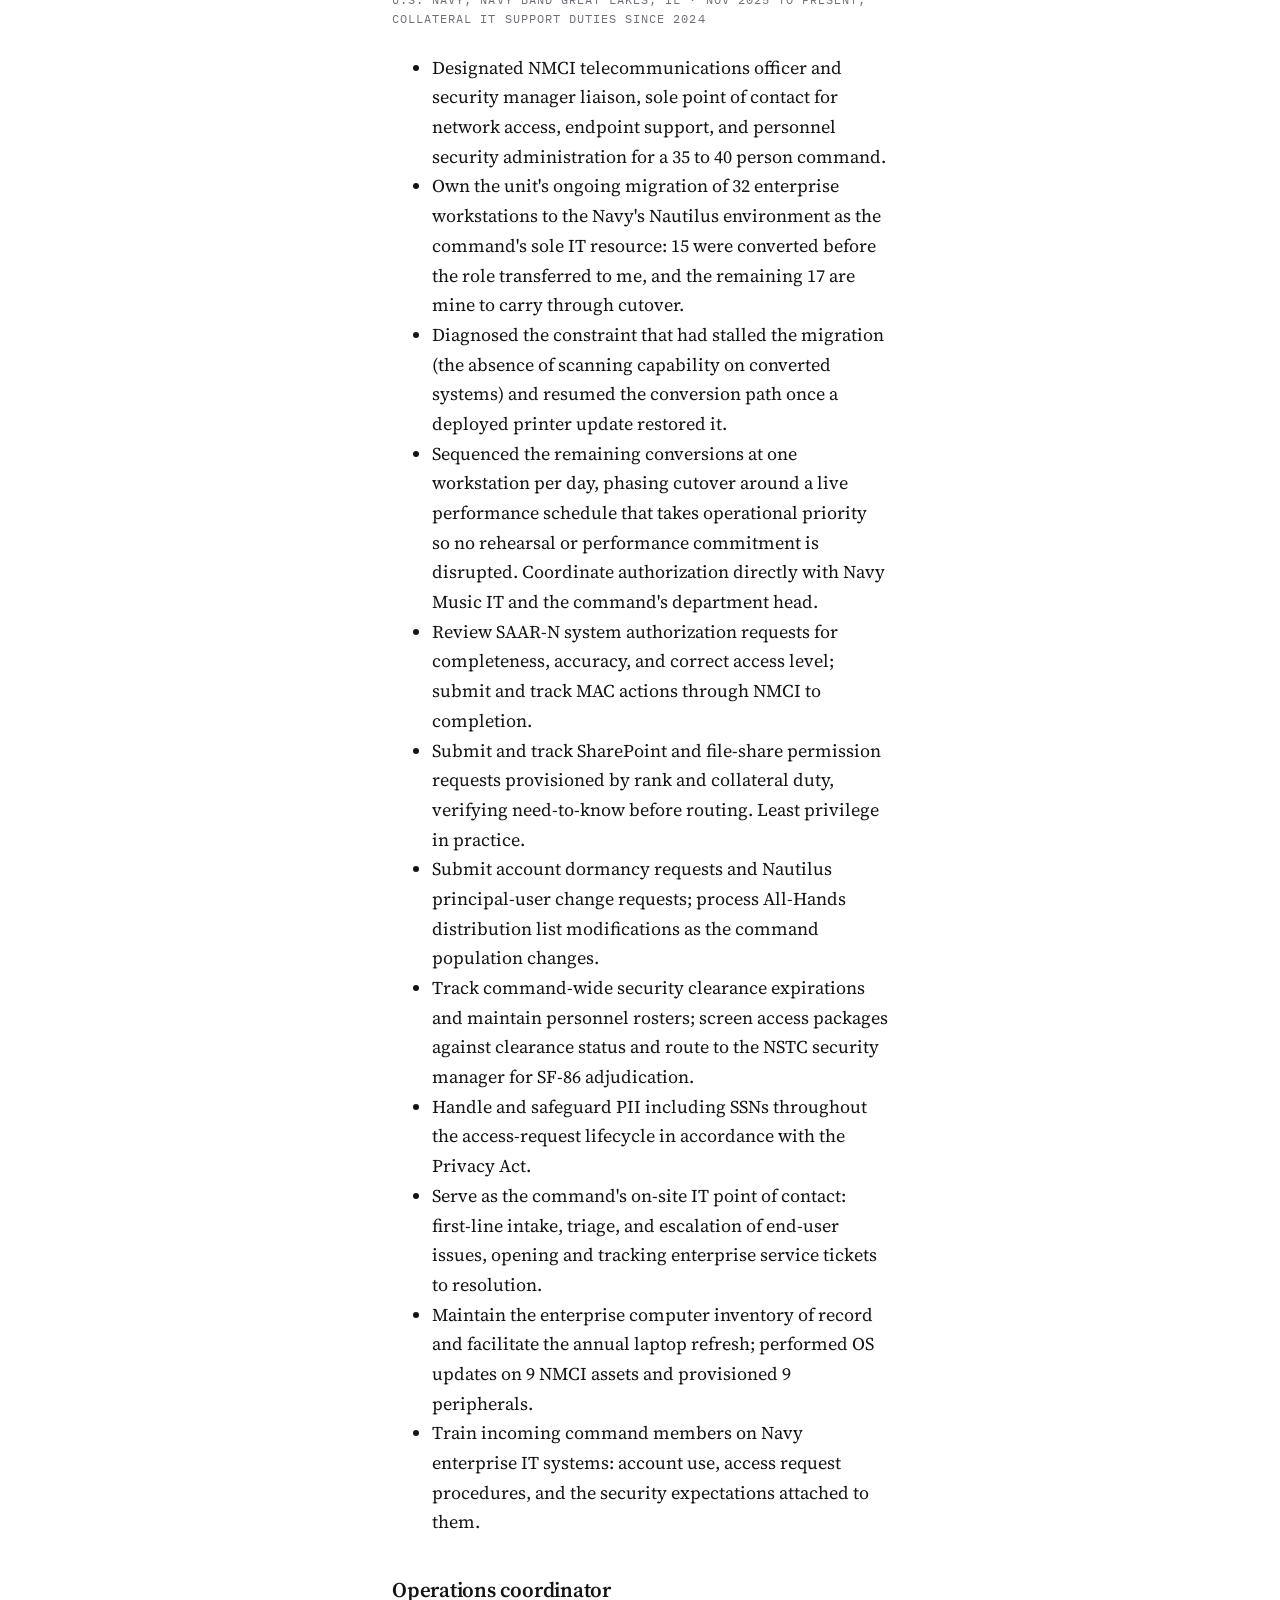
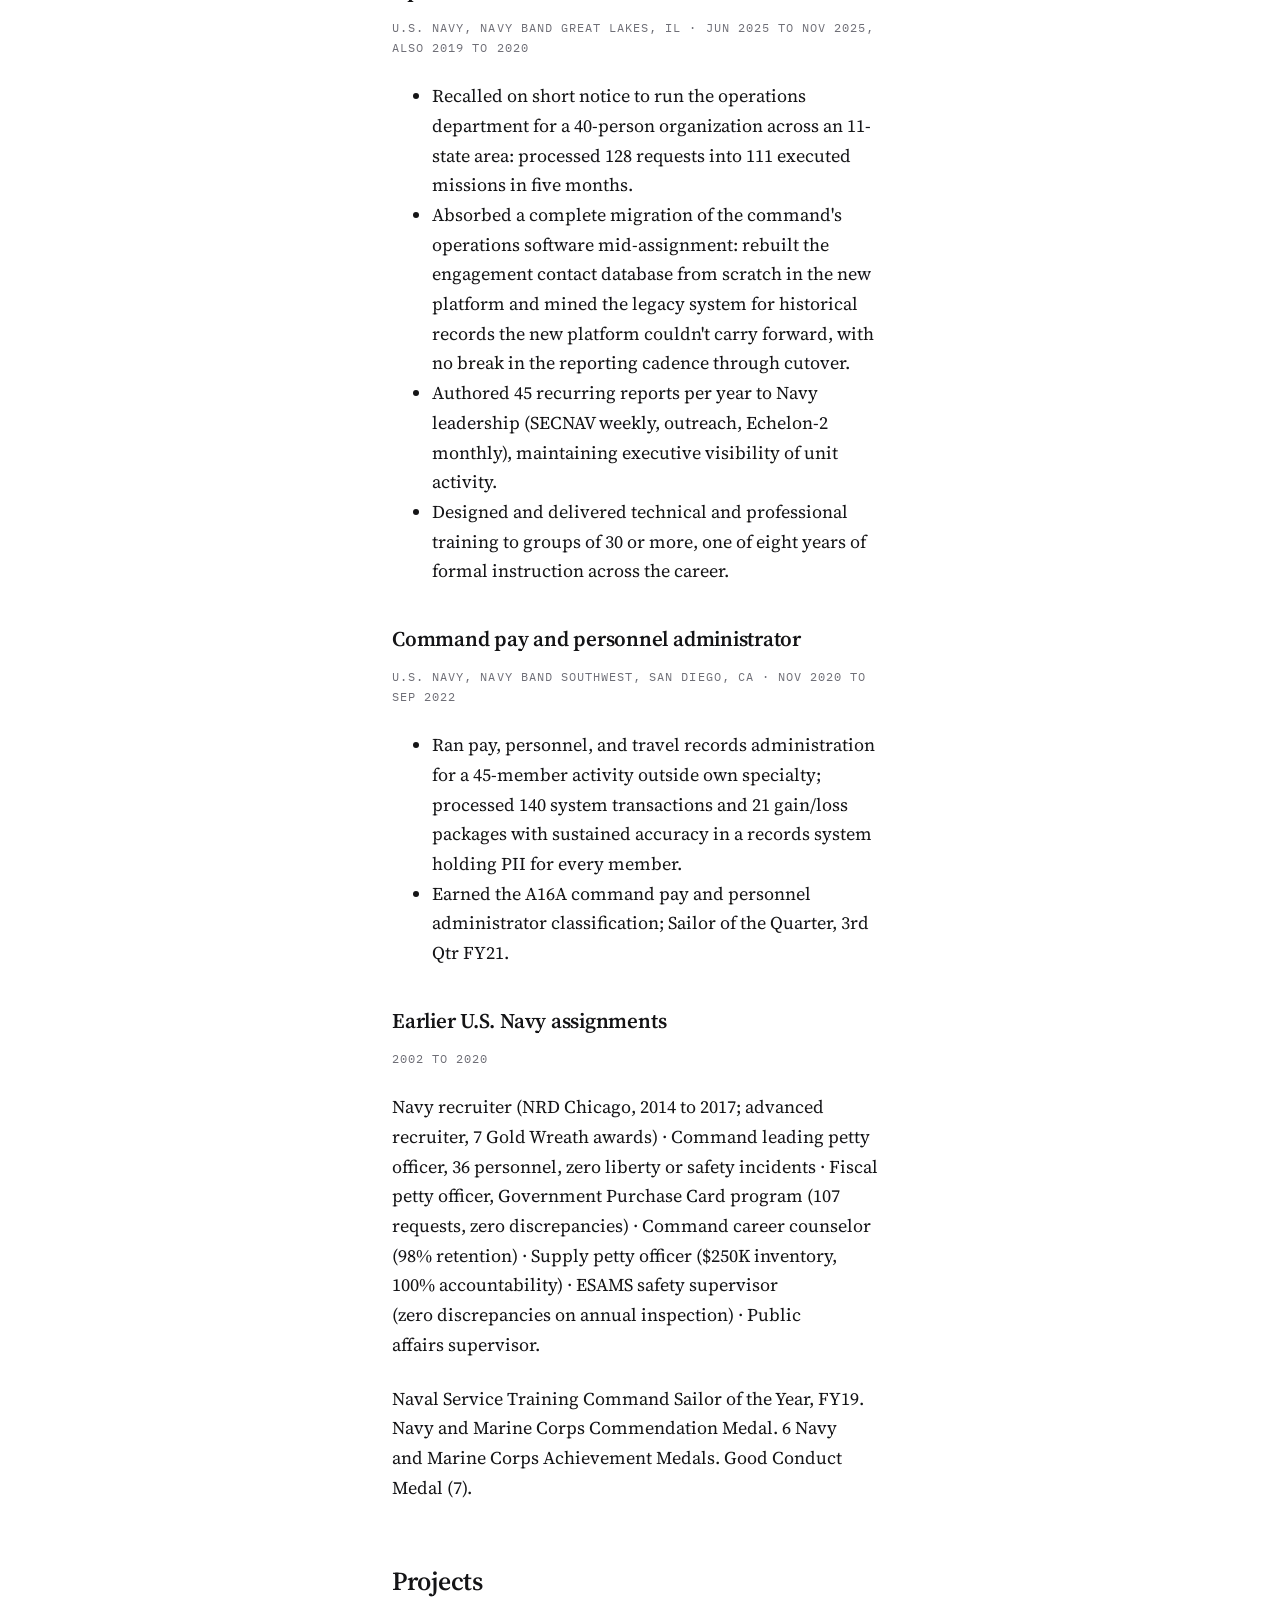
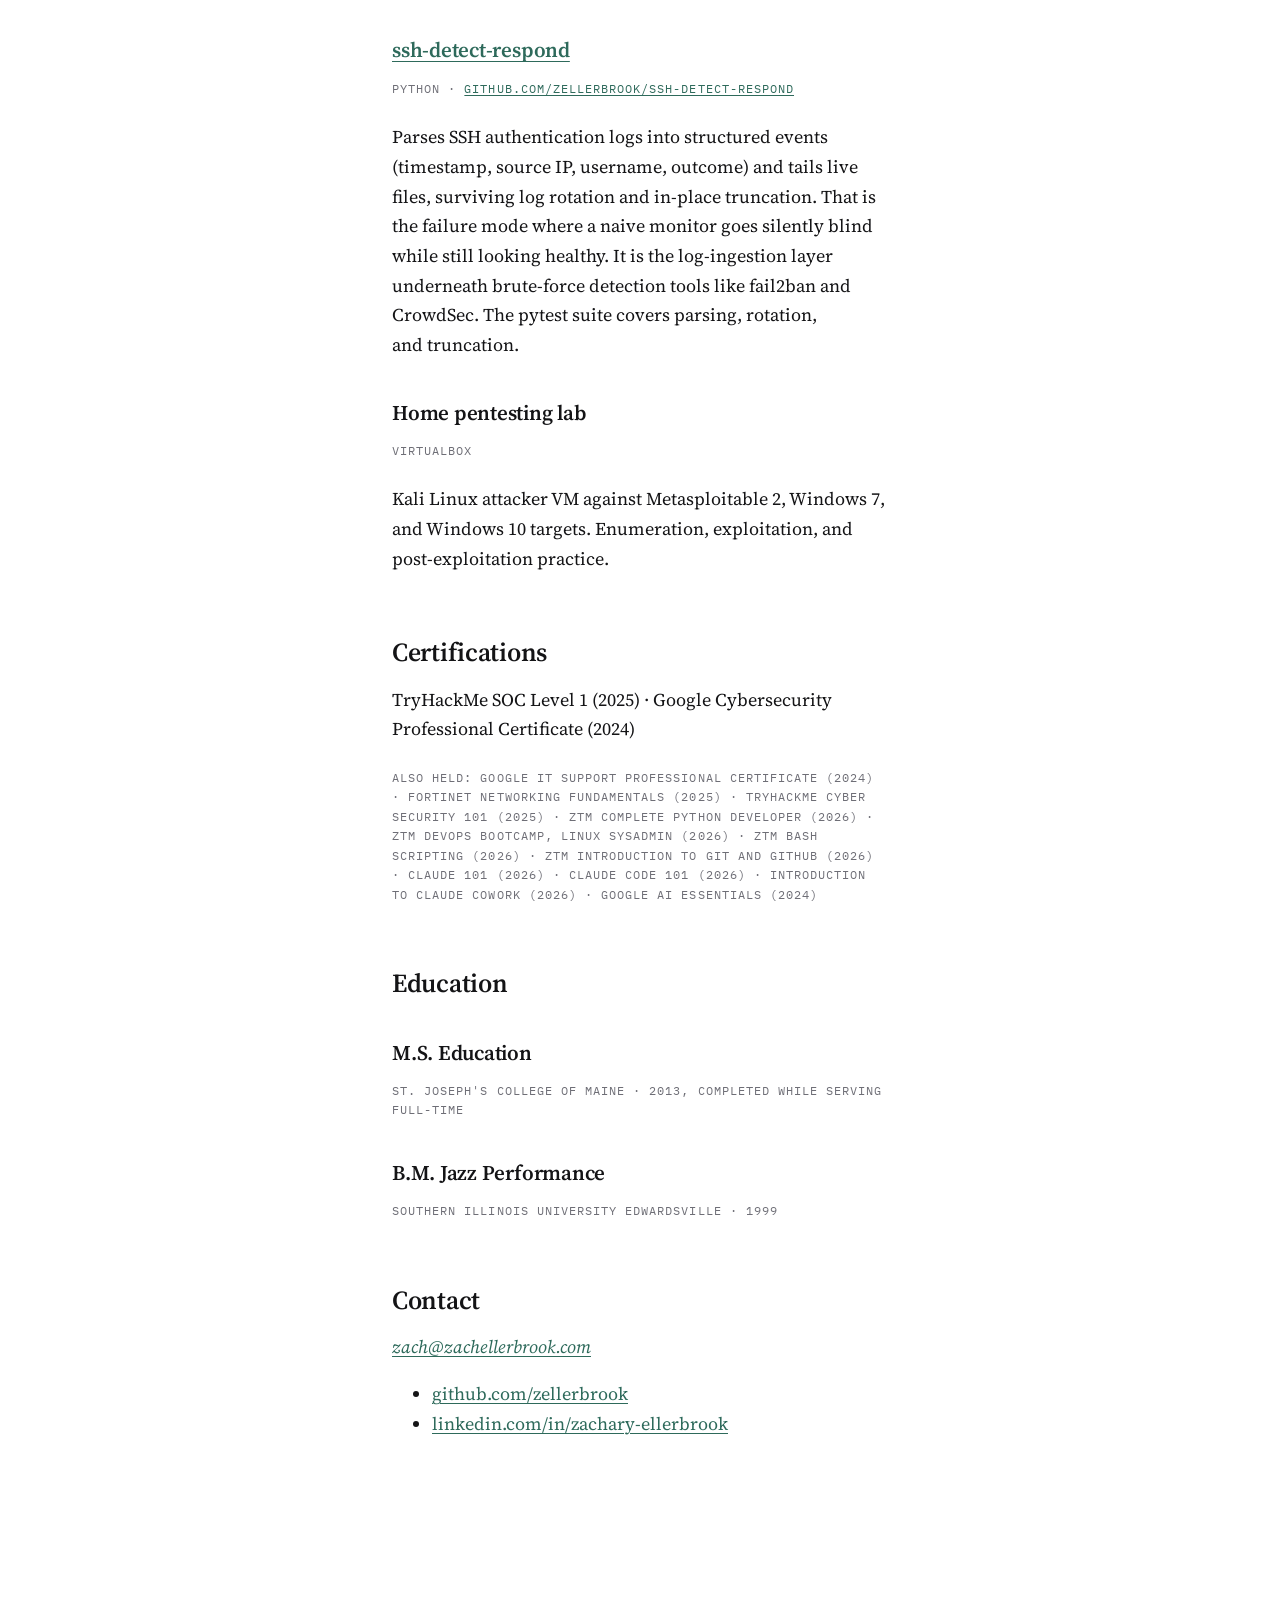
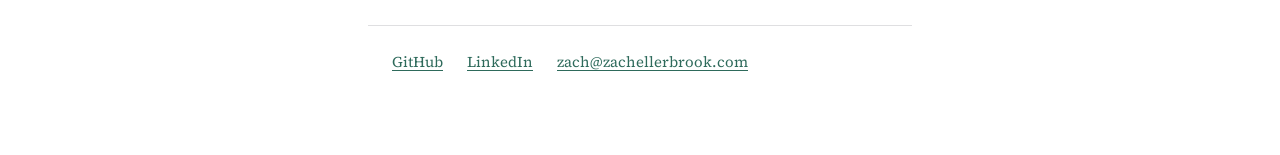
<file: public/resume.html>
<!doctype html>
<html lang="en">
<head>
<meta charset="utf-8">
<meta name="viewport" content="width=device-width, initial-scale=1">
<title>Résumé — Zach Ellerbrook</title>
<meta name="description" content="Zach Ellerbrook's résumé. Access control and personnel security for a 35 to 40 person Navy command, Secret clearance, Nautilus migration, Linux and Python.">
<link rel="canonical" href="https://zachellerbrook.com/resume">
<meta property="og:type" content="website">
<meta property="og:site_name" content="Zach Ellerbrook">
<meta property="og:url" content="https://zachellerbrook.com/resume">
<meta property="og:title" content="Résumé — Zach Ellerbrook">
<meta property="og:description" content="Zach Ellerbrook's résumé. Access control and personnel security for a 35 to 40 person Navy command, Secret clearance, Nautilus migration, Linux and Python.">
<meta name="twitter:card" content="summary">
<link rel="preload" href="/fonts/source-serif-4-roman.woff2" as="font" type="font/woff2" crossorigin>
<link rel="preload" href="/fonts/ibm-plex-mono-400.woff2" as="font" type="font/woff2" crossorigin>
<link rel="stylesheet" href="/styles.css">
<script type="application/ld+json">
{
  "@context": "https://schema.org",
  "@type": "WebPage",
  "url": "https://zachellerbrook.com/resume",
  "name": "Résumé — Zach Ellerbrook",
  "about": {
    "@type": "Person",
    "@id": "https://zachellerbrook.com/#person",
    "name": "Zach Ellerbrook",
    "url": "https://zachellerbrook.com/",
    "email": "mailto:zach@zachellerbrook.com",
    "jobTitle": "IT systems technician and security manager liaison",
    "worksFor": { "@type": "Organization", "name": "Navy Band Great Lakes" },
    "address": { "@type": "PostalAddress", "addressRegion": "IL", "addressLocality": "Greater Chicago" },
    "alumniOf": [
      { "@type": "CollegeOrUniversity", "name": "St. Joseph's College of Maine" },
      { "@type": "CollegeOrUniversity", "name": "Southern Illinois University Edwardsville" }
    ],
    "sameAs": [
      "https://github.com/zellerbrook",
      "https://www.linkedin.com/in/zachary-ellerbrook/"
    ]
  }
}
</script>
</head>
<body>
<a class="skip" href="#main">Skip to content</a>

<header class="page masthead">
  <a class="wordmark" href="/">Zach Ellerbrook</a>
  <nav aria-label="Primary">
    <ul>
      <li><a href="/work">work</a></li>
      <li><a href="/writing">writing</a></li>
      <li><a href="/about">about</a></li>
      <li><a href="/resume" aria-current="page">résumé</a></li>
    </ul>
  </nav>
</header>

<main id="main" class="page">
<article>
  <h1>Résumé</h1>
  <p class="meta">Greater Chicago, IL · active Secret clearance · updated <time datetime="2026-08-31">Aug 31, 2026</time></p>

  <p class="lede">Navy senior enlisted leader, E-6, 24 years, serving as IT systems technician and security manager liaison. Looking for identity and access management work, and the risk and compliance work past it.</p>

  <p>I own network access administration and personnel security tracking for a 35 to 40 person organization: SAAR-N authorization requests, clearance tracking, file-share permissions, and PII handling. I'm also carrying a 32-workstation migration to the Navy's Nautilus environment as the command's sole IT resource, one workstation a day, phased around a live performance schedule. That sits on hands-on Linux administration, a home pentesting lab, and a Python log-analysis tool built from scratch. Active Secret clearance: Tier 3R investigation adjudicated January 2023, Continuous Evaluation since January 2025. My Navy career ends June 30, 2027, and I'm available from late February 2027 through SkillBridge.</p>

  <p><a href="/zachary-ellerbrook-resume.pdf">Download as PDF</a> <span class="meta">(52 KB, 2 pages)</span></p>

  <h2>Technical skills</h2>

  <p><strong>Security.</strong> Access control and authorization review (SAAR-N) · Personnel security and clearance administration · Account lifecycle (joiner-mover-leaver) · Least-privilege provisioning · PII handling (Privacy Act) · Log analysis · SOC fundamentals (TryHackMe SOC Level 1) · Network fundamentals (Fortinet) · Vulnerability and exploitation basics (Kali, Metasploit; lab)</p>

  <p><strong>Systems.</strong> Linux (Arch/CachyOS daily driver, EndeavourOS, Ubuntu Server) · Windows 10/11 · Microsoft 365 and NMCI Flank Speed · VirtualBox</p>

  <p><strong>Tools and languages.</strong> Python · Bash · Git and GitHub · pytest · SharePoint permissions administration</p>

  <h2>Experience</h2>

  <h3>IT systems technician and security manager liaison</h3>
  <p class="meta">U.S. Navy, Navy Band Great Lakes, IL · Nov 2025 to present, collateral IT support duties since 2024</p>

  <ul>
    <li>Designated NMCI telecommunications officer and security manager liaison, sole point of contact for network access, endpoint support, and personnel security administration for a 35 to 40 person command.</li>
    <li>Own the unit's ongoing migration of 32 enterprise workstations to the Navy's Nautilus environment as the command's sole IT resource: 15 were converted before the role transferred to me, and the remaining 17 are mine to carry through cutover.</li>
    <li>Diagnosed the constraint that had stalled the migration (the absence of scanning capability on converted systems) and resumed the conversion path once a deployed printer update restored it.</li>
    <li>Sequenced the remaining conversions at one workstation per day, phasing cutover around a live performance schedule that takes operational priority so no rehearsal or performance commitment is disrupted. Coordinate authorization directly with Navy Music IT and the command's department head.</li>
    <li>Review SAAR-N system authorization requests for completeness, accuracy, and correct access level; submit and track MAC actions through NMCI to completion.</li>
    <li>Submit and track SharePoint and file-share permission requests provisioned by rank and collateral duty, verifying need-to-know before routing. Least privilege in practice.</li>
    <li>Submit account dormancy requests and Nautilus principal-user change requests; process All-Hands distribution list modifications as the command population changes.</li>
    <li>Track command-wide security clearance expirations and maintain personnel rosters; screen access packages against clearance status and route to the NSTC security manager for SF-86 adjudication.</li>
    <li>Handle and safeguard PII including SSNs throughout the access-request lifecycle in accordance with the Privacy Act.</li>
    <li>Serve as the command's on-site IT point of contact: first-line intake, triage, and escalation of end-user issues, opening and tracking enterprise service tickets to resolution.</li>
    <li>Maintain the enterprise computer inventory of record and facilitate the annual laptop refresh; performed OS updates on 9 NMCI assets and provisioned 9 peripherals.</li>
    <li>Train incoming command members on Navy enterprise IT systems: account use, access request procedures, and the security expectations attached to them.</li>
  </ul>

  <h3>Operations coordinator</h3>
  <p class="meta">U.S. Navy, Navy Band Great Lakes, IL · Jun 2025 to Nov 2025, also 2019 to 2020</p>

  <ul>
    <li>Recalled on short notice to run the operations department for a 40-person organization across an 11-state area: processed 128 requests into 111 executed missions in five months.</li>
    <li>Absorbed a complete migration of the command's operations software mid-assignment: rebuilt the engagement contact database from scratch in the new platform and mined the legacy system for historical records the new platform couldn't carry forward, with no break in the reporting cadence through cutover.</li>
    <li>Authored 45 recurring reports per year to Navy leadership (SECNAV weekly, outreach, Echelon-2 monthly), maintaining executive visibility of unit activity.</li>
    <li>Designed and delivered technical and professional training to groups of 30 or more, one of eight years of formal instruction across the career.</li>
  </ul>

  <h3>Command pay and personnel administrator</h3>
  <p class="meta">U.S. Navy, Navy Band Southwest, San Diego, CA · Nov 2020 to Sep 2022</p>

  <ul>
    <li>Ran pay, personnel, and travel records administration for a 45-member activity outside own specialty; processed 140 system transactions and 21 gain/loss packages with sustained accuracy in a records system holding PII for every member.</li>
    <li>Earned the A16A command pay and personnel administrator classification; Sailor of the Quarter, 3rd Qtr FY21.</li>
  </ul>

  <h3>Earlier U.S. Navy assignments</h3>
  <p class="meta">2002 to 2020</p>

  <p>Navy recruiter (NRD Chicago, 2014 to 2017; advanced recruiter, 7 Gold Wreath awards) · Command leading petty officer, 36 personnel, zero liberty or safety incidents · Fiscal petty officer, Government Purchase Card program (107 requests, zero discrepancies) · Command career counselor (98% retention) · Supply petty officer ($250K inventory, 100% accountability) · ESAMS safety supervisor (zero discrepancies on annual inspection) · Public affairs supervisor.</p>

  <p>Naval Service Training Command Sailor of the Year, FY19. Navy and Marine Corps Commendation Medal. 6 Navy and Marine Corps Achievement Medals. Good Conduct Medal (7).</p>

  <h2>Projects</h2>

  <h3><a href="/work/ssh-detect-respond">ssh-detect-respond</a></h3>
  <p class="meta">Python · <a href="https://github.com/zellerbrook/ssh-detect-respond">github.com/zellerbrook/ssh-detect-respond</a></p>

  <p>Parses SSH authentication logs into structured events (timestamp, source IP, username, outcome) and tails live files, surviving log rotation and in-place truncation. That is the failure mode where a naive monitor goes silently blind while still looking healthy. It is the log-ingestion layer underneath brute-force detection tools like fail2ban and CrowdSec. The pytest suite covers parsing, rotation, and truncation.</p>

  <h3>Home pentesting lab</h3>
  <p class="meta">VirtualBox</p>

  <p>Kali Linux attacker VM against Metasploitable 2, Windows 7, and Windows 10 targets. Enumeration, exploitation, and post-exploitation practice.</p>

  <h2>Certifications</h2>

  <p>TryHackMe SOC Level 1 (2025) · Google Cybersecurity Professional Certificate (2024)</p>

  <p class="meta">Also held: Google IT Support Professional Certificate (2024) · Fortinet Networking Fundamentals (2025) · TryHackMe Cyber Security 101 (2025) · ZTM Complete Python Developer (2026) · ZTM DevOps Bootcamp, Linux Sysadmin (2026) · ZTM Bash Scripting (2026) · ZTM Introduction to Git and GitHub (2026) · Claude 101 (2026) · Claude Code 101 (2026) · Introduction to Claude Cowork (2026) · Google AI Essentials (2024)</p>

  <h2>Education</h2>

  <h3>M.S. Education</h3>
  <p class="meta">St. Joseph's College of Maine · 2013, completed while serving full-time</p>

  <h3>B.M. Jazz Performance</h3>
  <p class="meta">Southern Illinois University Edwardsville · 1999</p>

  <h2>Contact</h2>

  <address>
    <a href="mailto:zach@zachellerbrook.com">zach@zachellerbrook.com</a>
  </address>

  <ul class="facts">
    <li><a href="https://github.com/zellerbrook">github.com/zellerbrook</a></li>
    <li><a href="https://www.linkedin.com/in/zachary-ellerbrook/">linkedin.com/in/zachary-ellerbrook</a></li>
  </ul>
</article>
</main>

<footer class="page site-footer">
  <ul>
    <li><a href="https://github.com/zellerbrook">GitHub</a></li>
    <li><a href="https://www.linkedin.com/in/zachary-ellerbrook/">LinkedIn</a></li>
    <li><a href="mailto:zach@zachellerbrook.com">zach@zachellerbrook.com</a></li>
  </ul>
</footer>

</body>
</html>
</file>
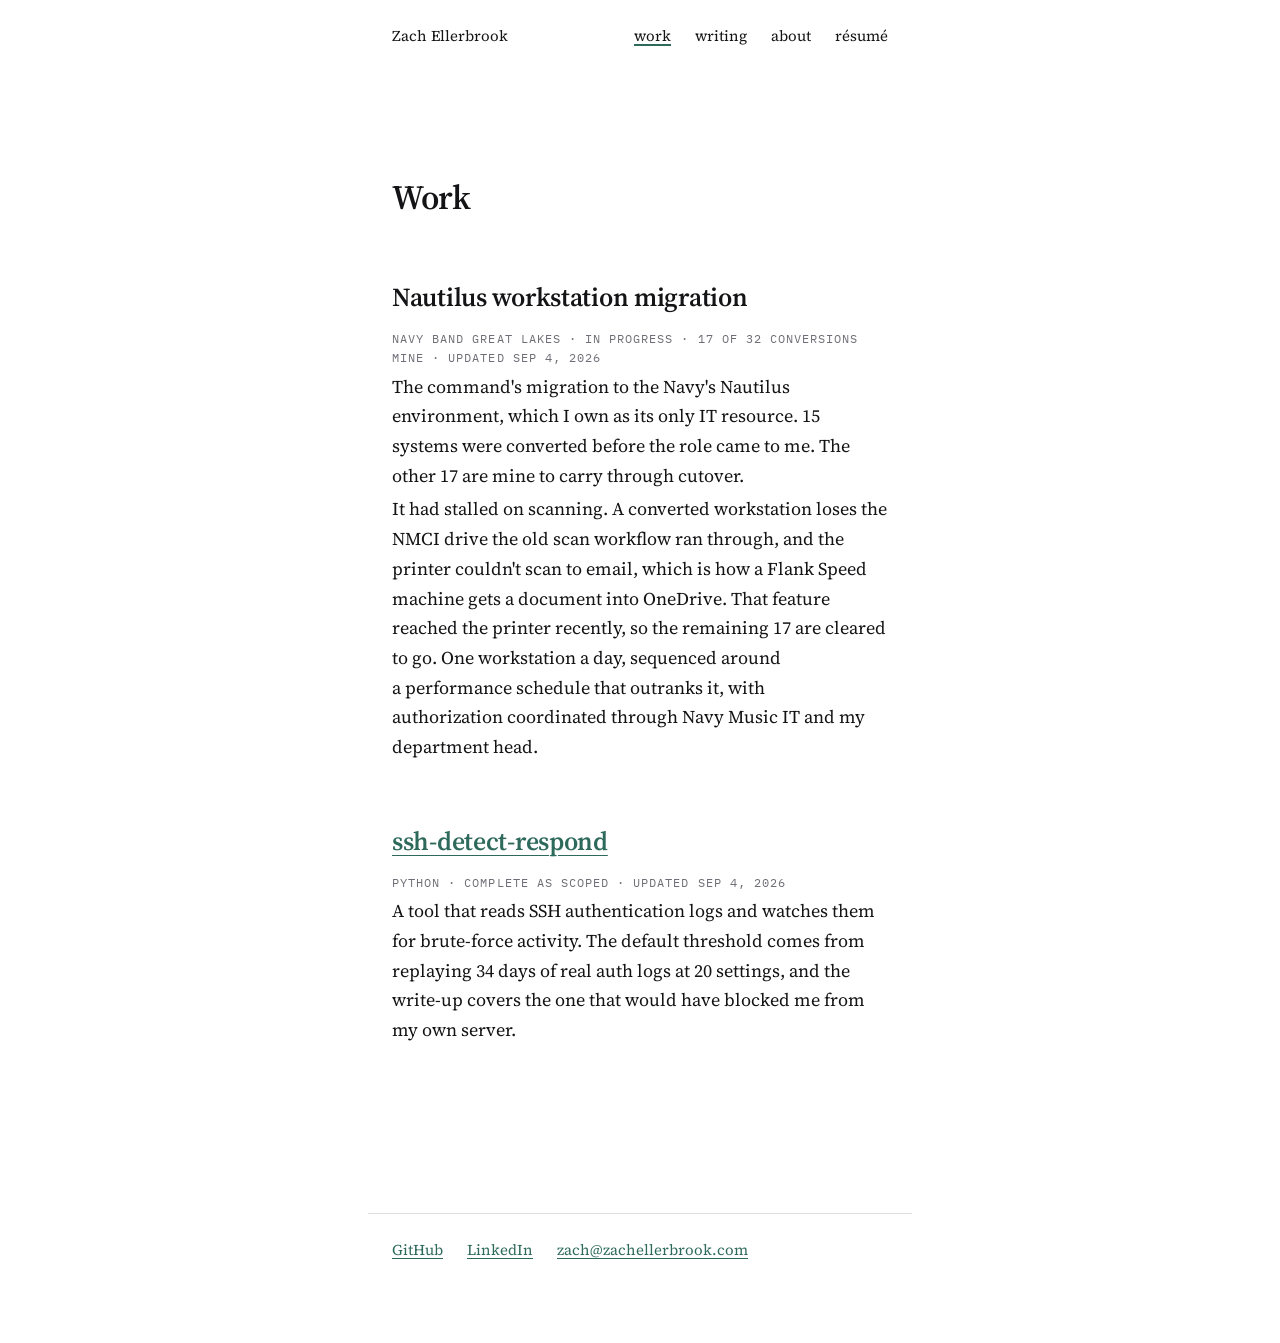
<file: public/work.html>
<!doctype html>
<html lang="en">
<head>
<meta charset="utf-8">
<meta name="viewport" content="width=device-width, initial-scale=1">
<title>Work — Zach Ellerbrook</title>
<meta name="description" content="Enterprise migration work Zach Ellerbrook owns, and the security tooling he has built, with the code and write-ups behind it.">
<link rel="canonical" href="https://zachellerbrook.com/work">
<meta property="og:type" content="website">
<meta property="og:site_name" content="Zach Ellerbrook">
<meta property="og:url" content="https://zachellerbrook.com/work">
<meta property="og:title" content="Work — Zach Ellerbrook">
<meta property="og:description" content="Enterprise migration work Zach Ellerbrook owns, and the security tooling he has built, with the code and write-ups behind it.">
<meta name="twitter:card" content="summary">
<link rel="preload" href="/fonts/source-serif-4-roman.woff2" as="font" type="font/woff2" crossorigin>
<link rel="preload" href="/fonts/ibm-plex-mono-400.woff2" as="font" type="font/woff2" crossorigin>
<link rel="stylesheet" href="/styles.css">
</head>
<body>
<a class="skip" href="#main">Skip to content</a>

<header class="page masthead">
  <a class="wordmark" href="/">Zach Ellerbrook</a>
  <nav aria-label="Primary">
    <ul>
      <li><a href="/work" aria-current="page">work</a></li>
      <li><a href="/writing">writing</a></li>
      <li><a href="/about">about</a></li>
      <li><a href="/resume">résumé</a></li>
    </ul>
  </nav>
</header>

<main id="main" class="page">
  <h1>Work</h1>

  <ul class="entries">
    <li>
      <article>
        <h2>Nautilus workstation migration</h2>
        <p class="meta">Navy Band Great Lakes · in progress · 17 of 32 conversions mine · updated <time datetime="2026-09-04">Sep 4, 2026</time></p>
        <p>The command's migration to the Navy's Nautilus environment, which I own as its only IT resource. 15 systems were converted before the role came to me. The other 17 are mine to carry through cutover.</p>
        <p>It had stalled on scanning. A converted workstation loses the NMCI drive the old scan workflow ran through, and the printer couldn't scan to email, which is how a Flank Speed machine gets a document into OneDrive. That feature reached the printer recently, so the remaining 17 are cleared to go. One workstation a day, sequenced around a performance schedule that outranks it, with authorization coordinated through Navy Music IT and my department head.</p>
      </article>
    </li>
    <li>
      <article>
        <h2><a href="/work/ssh-detect-respond">ssh-detect-respond</a></h2>
        <p class="meta">Python · complete as scoped · updated <time datetime="2026-09-04">Sep 4, 2026</time></p>
        <p>A tool that reads SSH authentication logs and watches them for brute-force activity. The default threshold comes from replaying 34 days of real auth logs at 20 settings, and the write-up covers the one that would have blocked me from my own server.</p>
      </article>
    </li>
  </ul>
</main>

<footer class="page site-footer">
  <ul>
    <li><a href="https://github.com/zellerbrook">GitHub</a></li>
    <li><a href="https://www.linkedin.com/in/zachary-ellerbrook/">LinkedIn</a></li>
    <li><a href="mailto:zach@zachellerbrook.com">zach@zachellerbrook.com</a></li>
  </ul>
</footer>

</body>
</html>
</file>
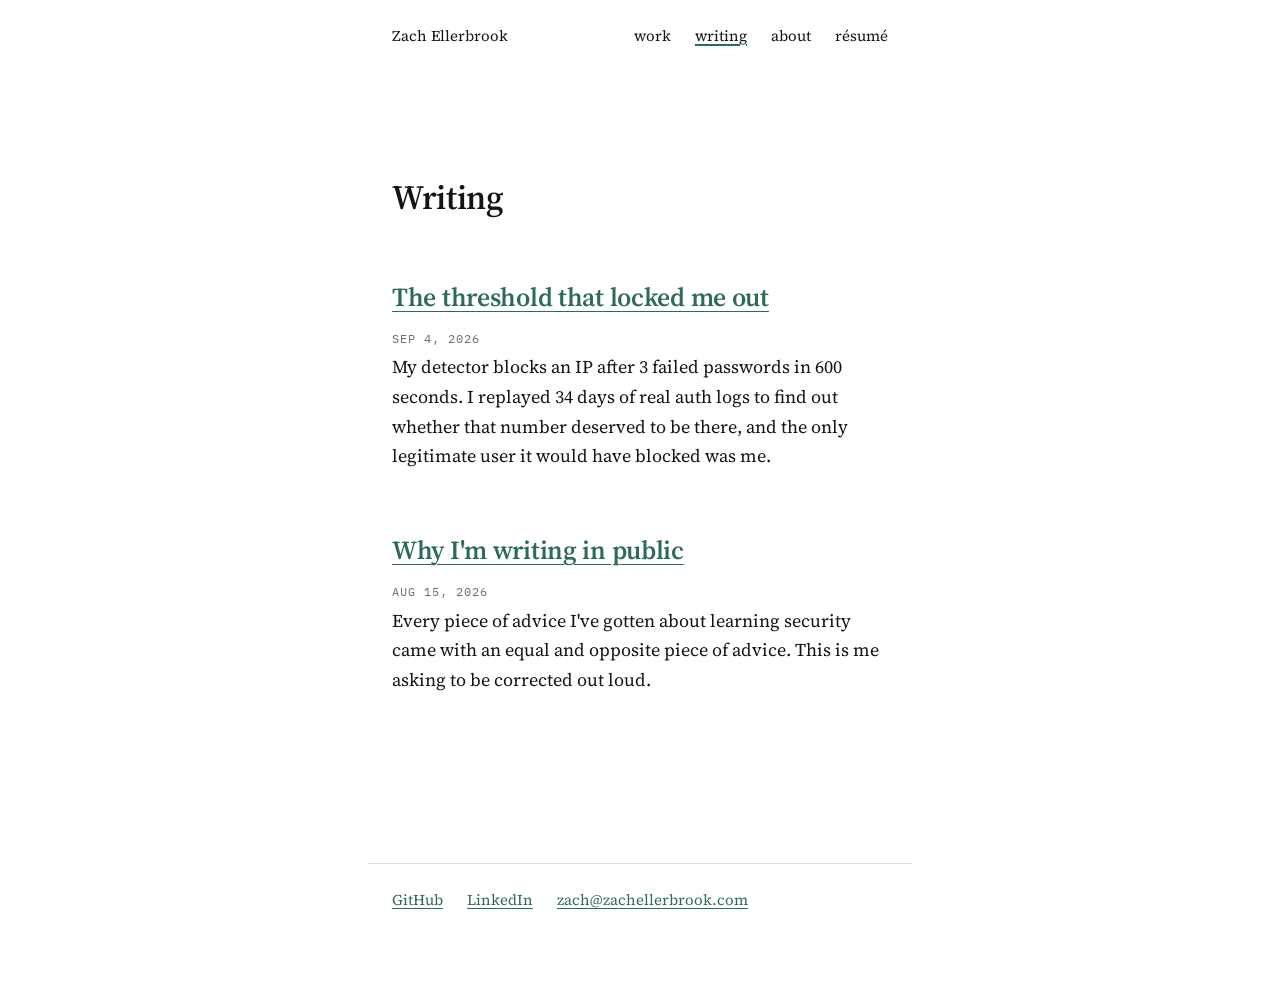
<file: public/writing.html>
<!doctype html>
<html lang="en">
<head>
<meta charset="utf-8">
<meta name="viewport" content="width=device-width, initial-scale=1">
<title>Writing — Zach Ellerbrook</title>
<meta name="description" content="Notes from building technical systems in public, and from working alongside AI without leaning on it.">
<link rel="canonical" href="https://zachellerbrook.com/writing">
<meta property="og:type" content="website">
<meta property="og:site_name" content="Zach Ellerbrook">
<meta property="og:url" content="https://zachellerbrook.com/writing">
<meta property="og:title" content="Writing — Zach Ellerbrook">
<meta property="og:description" content="Notes from building technical systems in public, and from working alongside AI without leaning on it.">
<meta name="twitter:card" content="summary">
<link rel="preload" href="/fonts/source-serif-4-roman.woff2" as="font" type="font/woff2" crossorigin>
<link rel="preload" href="/fonts/ibm-plex-mono-400.woff2" as="font" type="font/woff2" crossorigin>
<link rel="stylesheet" href="/styles.css">
</head>
<body>
<a class="skip" href="#main">Skip to content</a>

<header class="page masthead">
  <a class="wordmark" href="/">Zach Ellerbrook</a>
  <nav aria-label="Primary">
    <ul>
      <li><a href="/work">work</a></li>
      <li><a href="/writing" aria-current="page">writing</a></li>
      <li><a href="/about">about</a></li>
      <li><a href="/resume">résumé</a></li>
    </ul>
  </nav>
</header>

<main id="main" class="page">
  <h1>Writing</h1>

  <!-- Post entries land here as writing/<slug>.html ships. Each post page gets its own BlogPosting JSON-LD. -->
  <ul class="entries">
    <li>
      <article>
        <h2><a href="/writing/the-threshold-that-locked-me-out">The threshold that locked me out</a></h2>
        <p class="meta"><time datetime="2026-09-04">Sep 4, 2026</time></p>
        <p>My detector blocks an IP after 3 failed passwords in 600 seconds. I replayed 34 days of real auth logs to find out whether that number deserved to be there, and the only legitimate user it would have blocked was me.</p>
      </article>
    </li>
    <li>
      <article>
        <h2><a href="/writing/why-im-writing-in-public">Why I'm writing in public</a></h2>
        <p class="meta"><time datetime="2026-08-15">Aug 15, 2026</time></p>
        <p>Every piece of advice I've gotten about learning security came with an equal and opposite piece of advice. This is me asking to be corrected out loud.</p>
      </article>
    </li>
  </ul>
</main>

<footer class="page site-footer">
  <ul>
    <li><a href="https://github.com/zellerbrook">GitHub</a></li>
    <li><a href="https://www.linkedin.com/in/zachary-ellerbrook/">LinkedIn</a></li>
    <li><a href="mailto:zach@zachellerbrook.com">zach@zachellerbrook.com</a></li>
  </ul>
</footer>

</body>
</html>
</file>
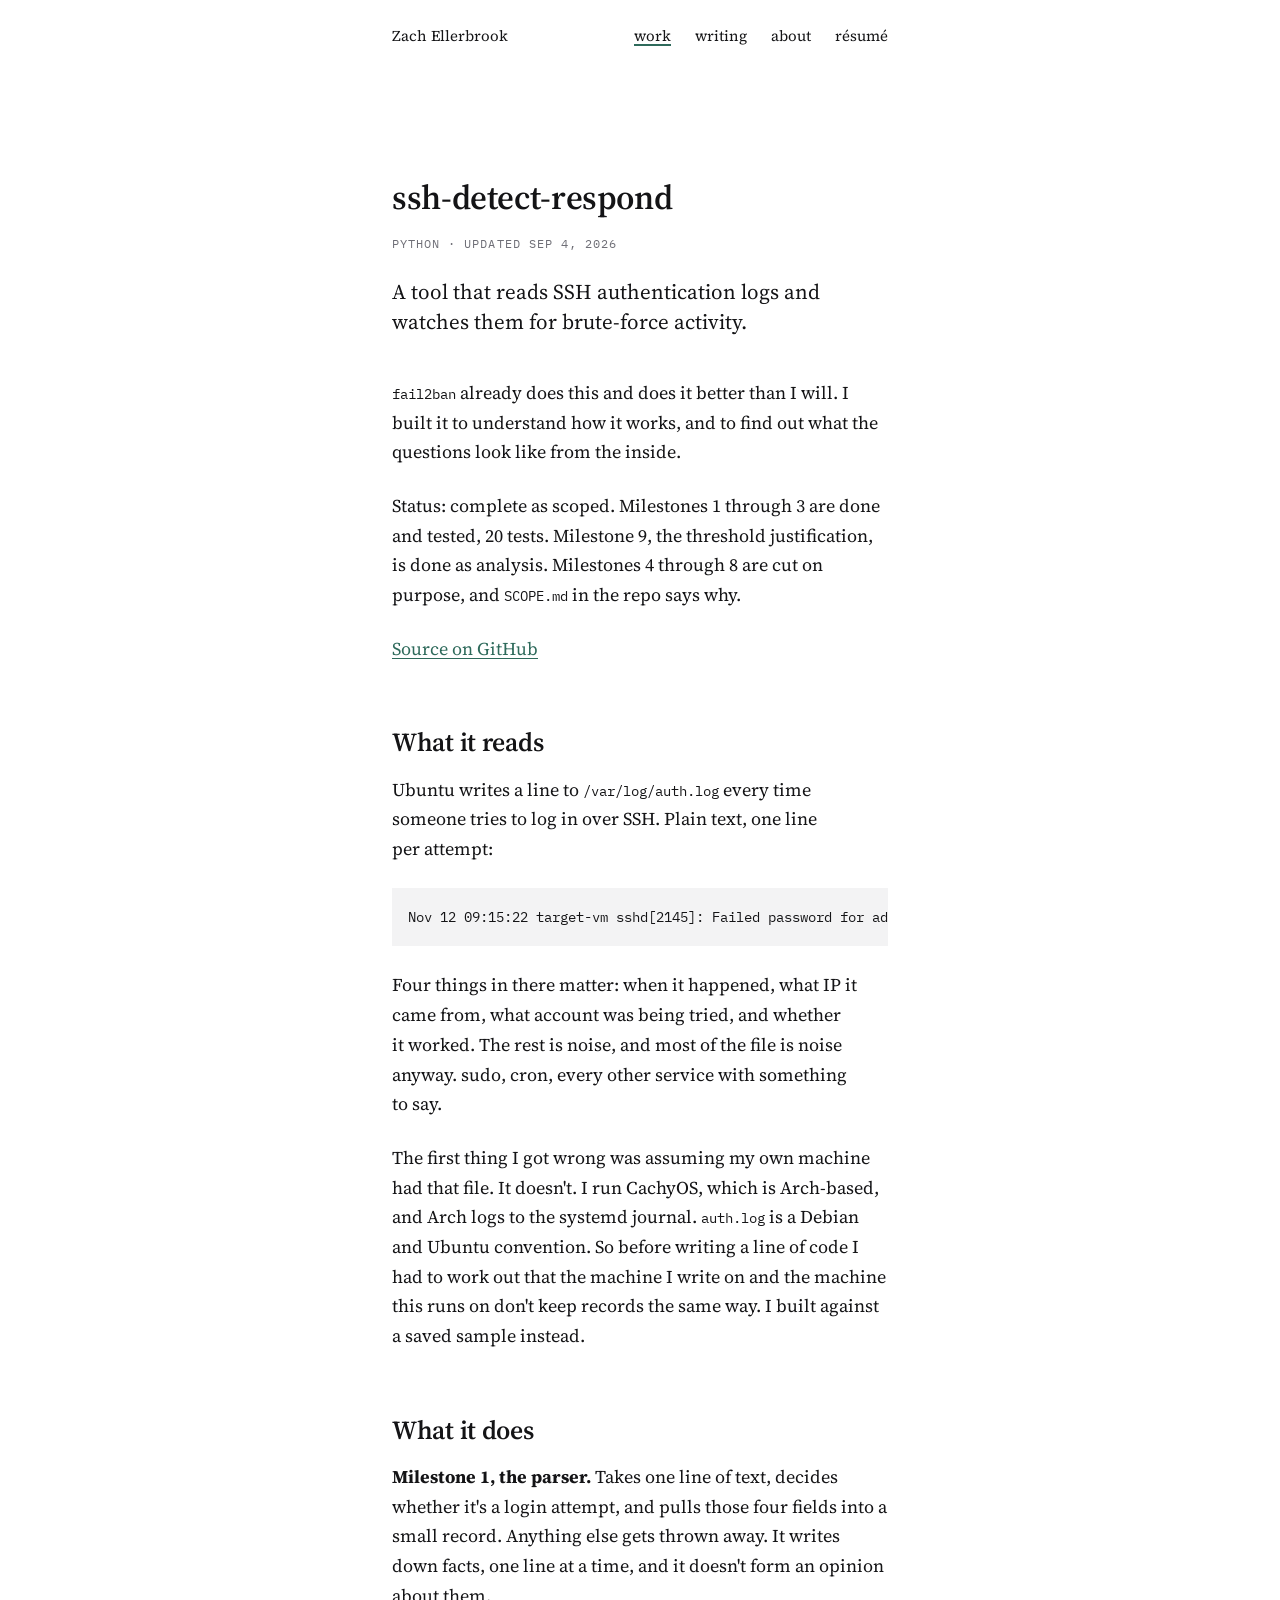
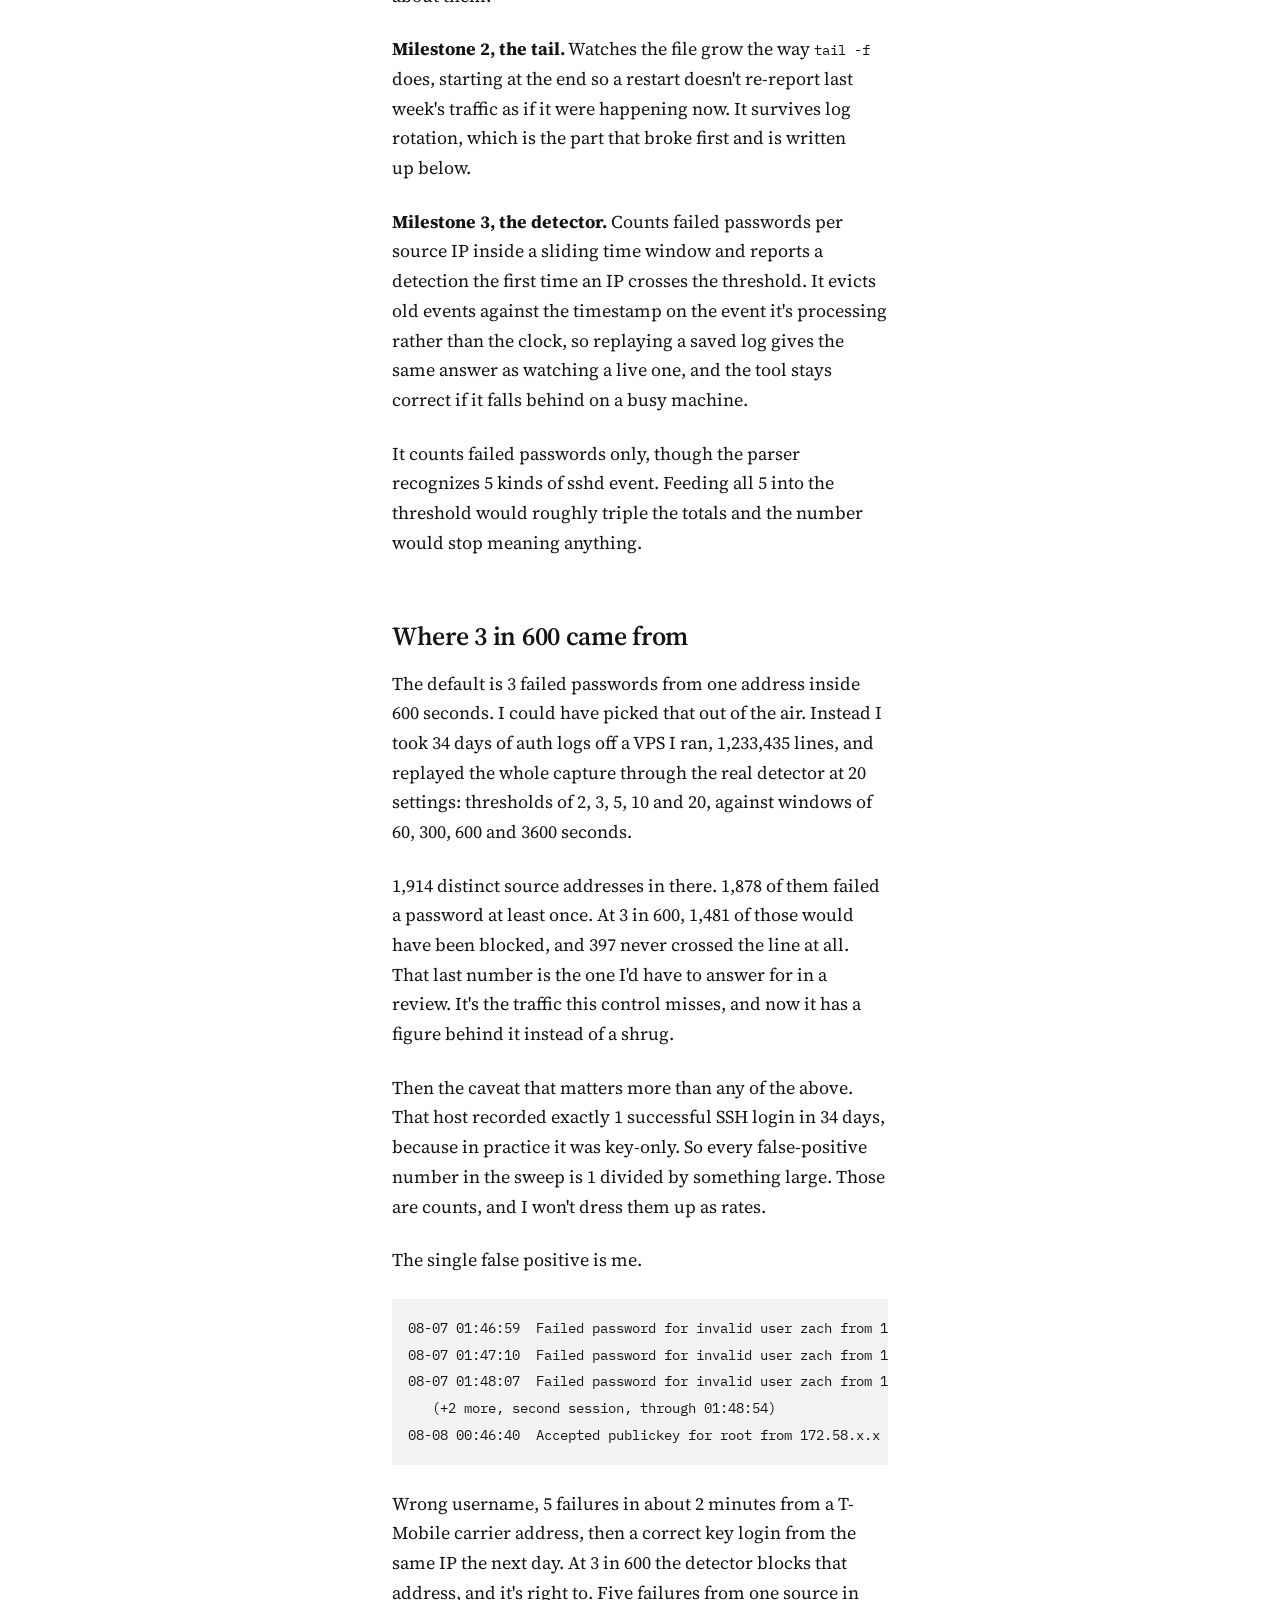
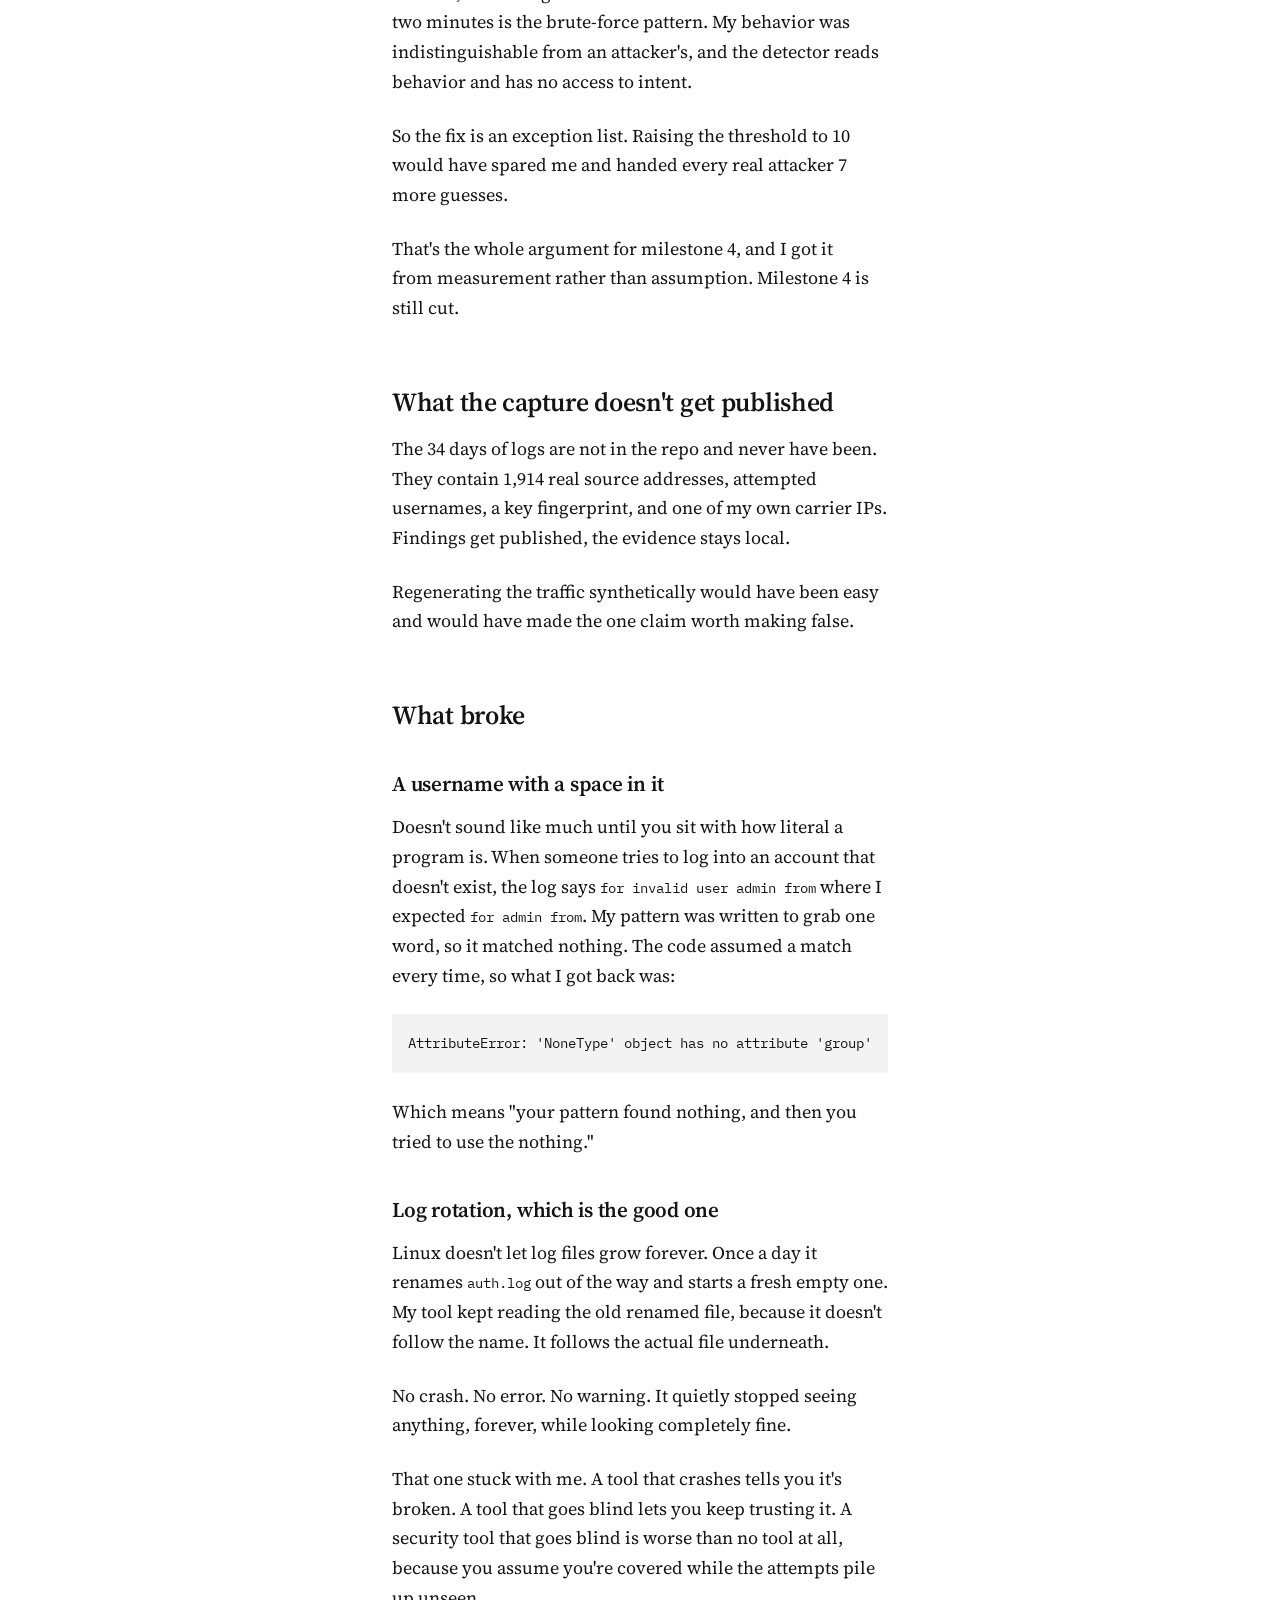
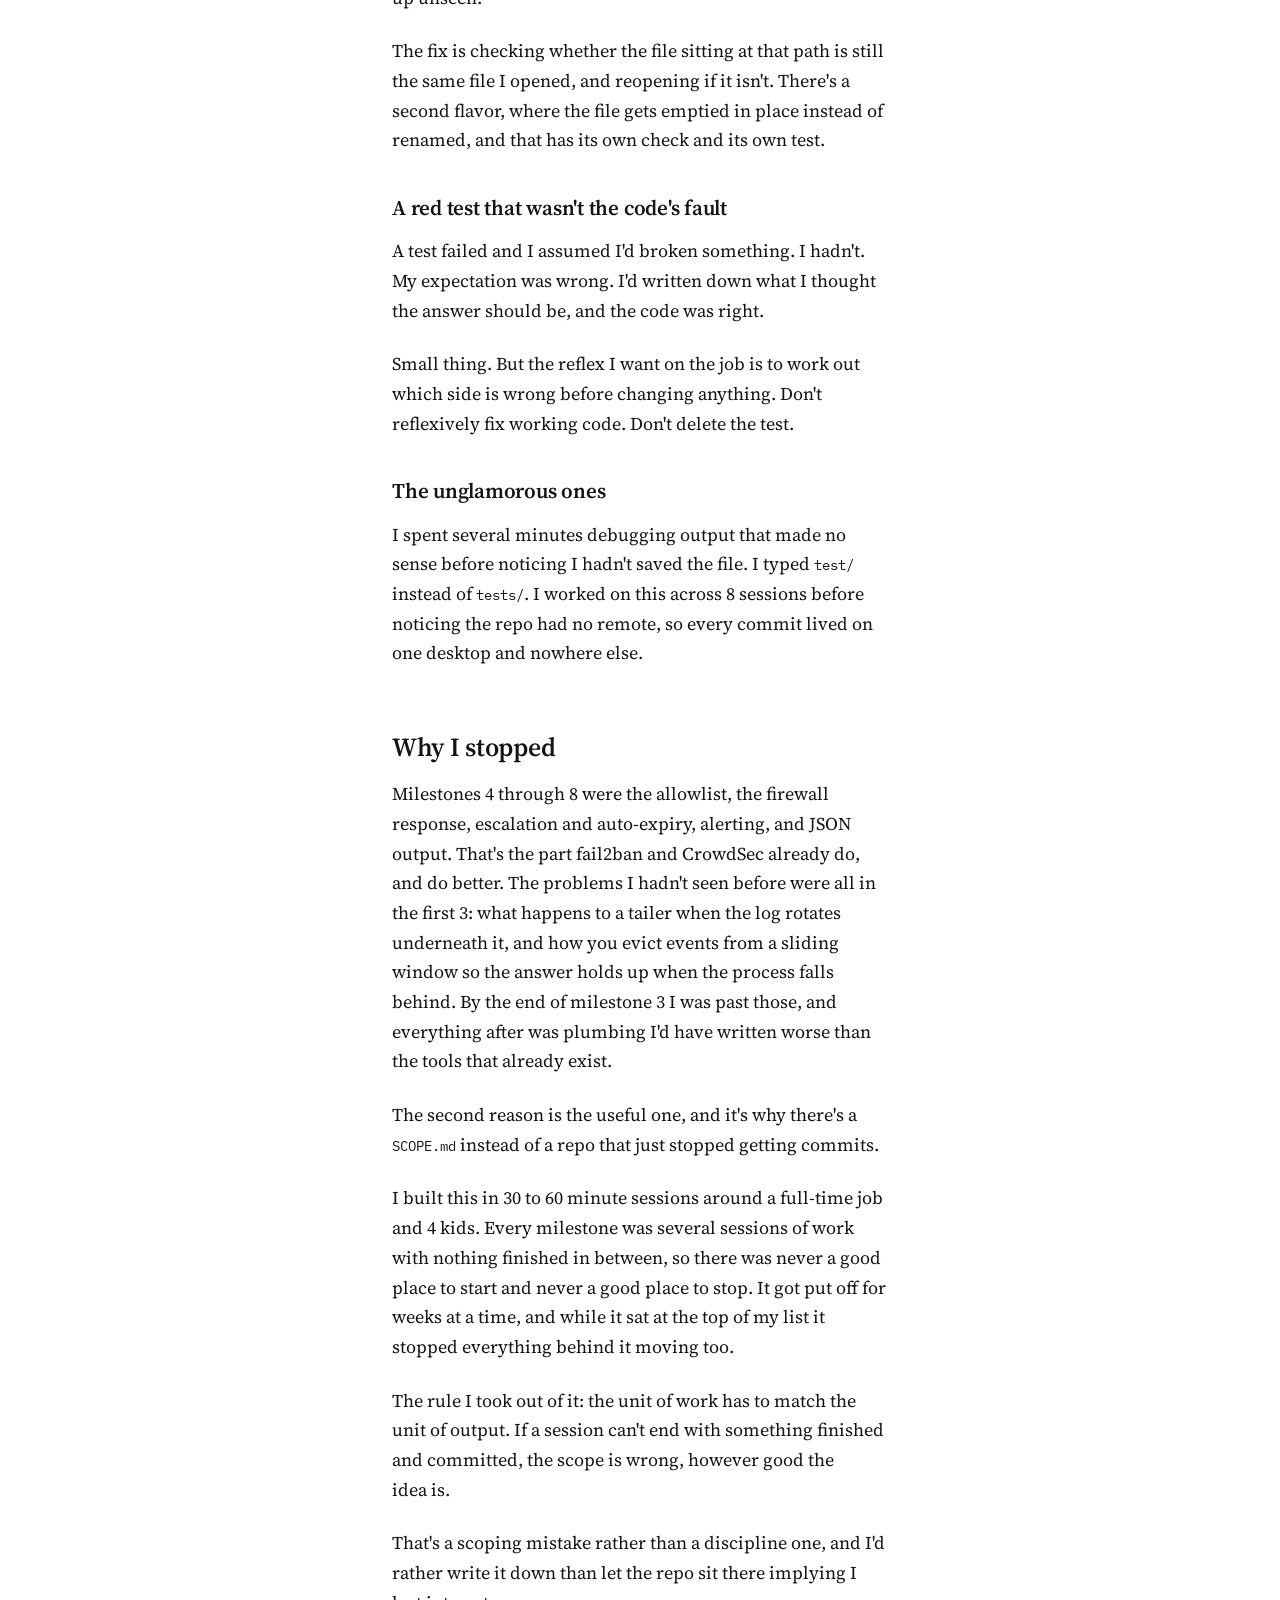
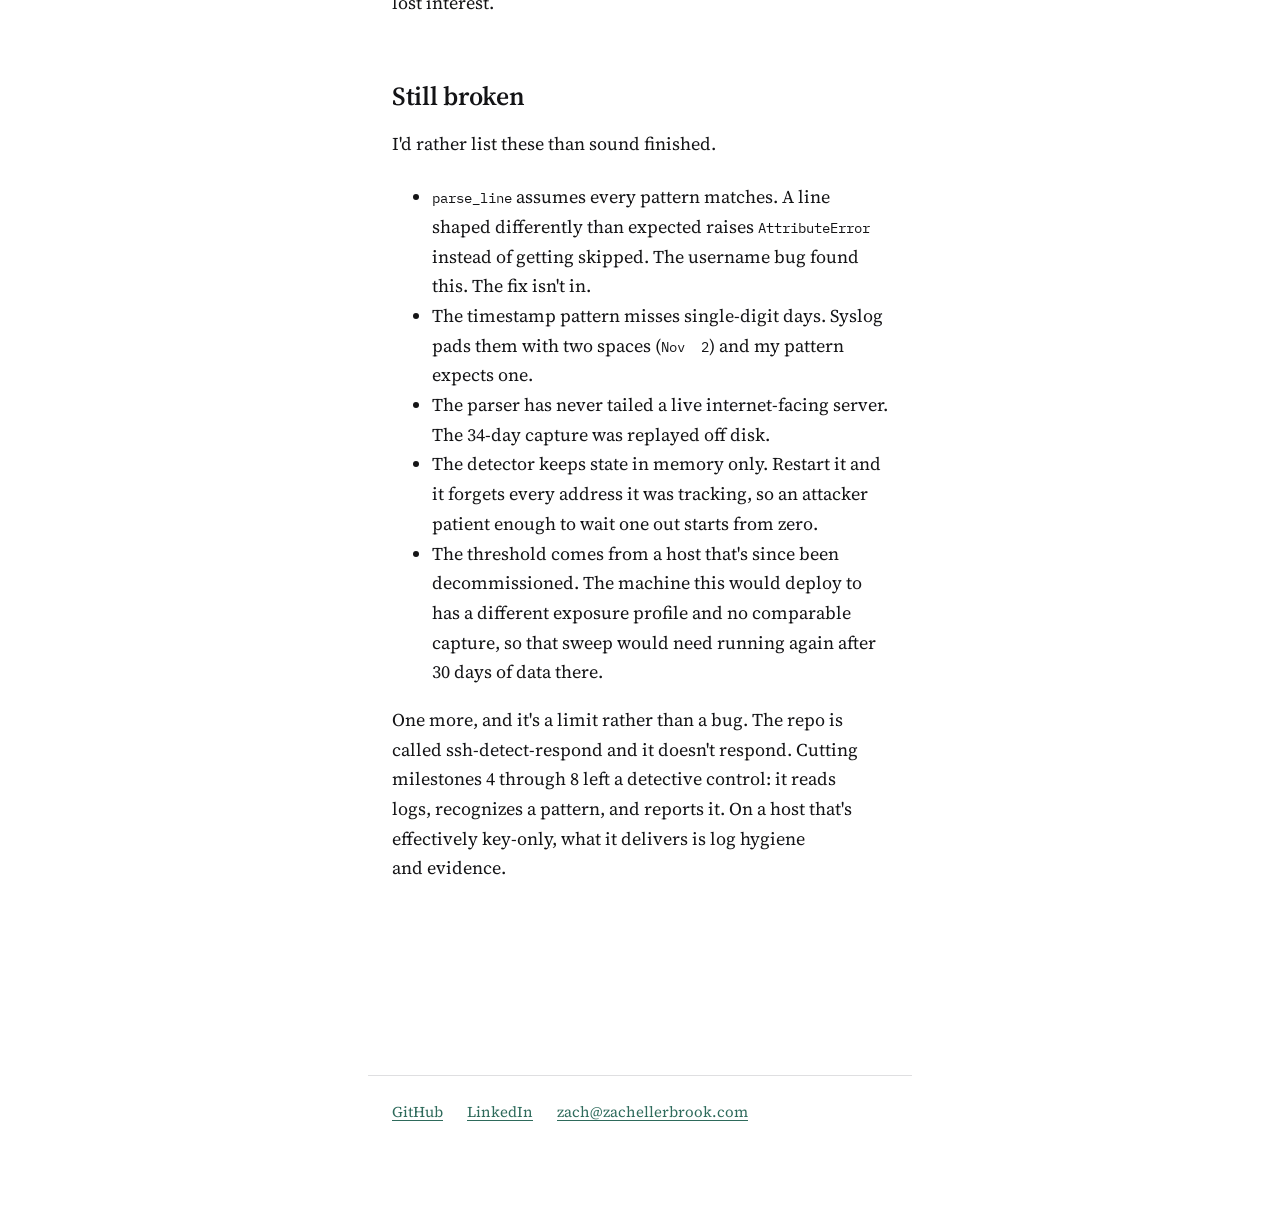
<file: public/work/ssh-detect-respond.html>
<!doctype html>
<html lang="en">
<head>
<meta charset="utf-8">
<meta name="viewport" content="width=device-width, initial-scale=1">
<title>ssh-detect-respond — Zach Ellerbrook</title>
<meta name="description" content="A tool that reads SSH authentication logs and watches them for brute-force activity. Complete as scoped, with the default threshold derived from 34 days of real traffic.">
<link rel="canonical" href="https://zachellerbrook.com/work/ssh-detect-respond">
<meta property="og:type" content="article">
<meta property="og:site_name" content="Zach Ellerbrook">
<meta property="og:url" content="https://zachellerbrook.com/work/ssh-detect-respond">
<meta property="og:title" content="ssh-detect-respond">
<meta property="og:description" content="A tool that reads SSH authentication logs and watches them for brute-force activity. Complete as scoped, with the default threshold derived from 34 days of real traffic.">
<meta name="twitter:card" content="summary">
<link rel="preload" href="/fonts/source-serif-4-roman.woff2" as="font" type="font/woff2" crossorigin>
<link rel="preload" href="/fonts/ibm-plex-mono-400.woff2" as="font" type="font/woff2" crossorigin>
<link rel="stylesheet" href="/styles.css">
<script type="application/ld+json">
{
  "@context": "https://schema.org",
  "@type": "SoftwareSourceCode",
  "name": "ssh-detect-respond",
  "description": "A tool that reads SSH authentication logs and watches them for brute-force activity.",
  "url": "https://zachellerbrook.com/work/ssh-detect-respond",
  "codeRepository": "https://github.com/zellerbrook/ssh-detect-respond",
  "programmingLanguage": "Python",
  "dateModified": "2026-09-04",
  "author": {
    "@type": "Person",
    "@id": "https://zachellerbrook.com/#person",
    "name": "Zach Ellerbrook",
    "url": "https://zachellerbrook.com/"
  }
}
</script>
</head>
<body>
<a class="skip" href="#main">Skip to content</a>

<header class="page masthead">
  <a class="wordmark" href="/">Zach Ellerbrook</a>
  <nav aria-label="Primary">
    <ul>
      <li><a href="/work" aria-current="page">work</a></li>
      <li><a href="/writing">writing</a></li>
      <li><a href="/about">about</a></li>
      <li><a href="/resume">résumé</a></li>
    </ul>
  </nav>
</header>

<main id="main" class="page">
<article>
  <h1>ssh-detect-respond</h1>
  <p class="meta">Python · updated <time datetime="2026-09-04">Sep 4, 2026</time></p>

  <p class="lede">A tool that reads SSH authentication logs and watches them for brute-force activity.</p>

  <p><code>fail2ban</code> already does this and does it better than I will. I built it to understand how it works, and to find out what the questions look like from the inside.</p>

  <p>Status: complete as scoped. Milestones 1 through 3 are done and tested, 20 tests. Milestone 9, the threshold justification, is done as analysis. Milestones 4 through 8 are cut on purpose, and <code>SCOPE.md</code> in the repo says why.</p>

  <p><a href="https://github.com/zellerbrook/ssh-detect-respond">Source on GitHub</a></p>

  <h2>What it reads</h2>

  <p>Ubuntu writes a line to <code>/var/log/auth.log</code> every time someone tries to log in over SSH. Plain text, one line per attempt:</p>

<pre tabindex="0"><code>Nov 12 09:15:22 target-vm sshd[2145]: Failed password for admin from 192.168.56.101 port 52344 ssh2</code></pre>

  <p>Four things in there matter: when it happened, what IP it came from, what account was being tried, and whether it worked. The rest is noise, and most of the file is noise anyway. sudo, cron, every other service with something to say.</p>

  <p>The first thing I got wrong was assuming my own machine had that file. It doesn't. I run CachyOS, which is Arch-based, and Arch logs to the systemd journal. <code>auth.log</code> is a Debian and Ubuntu convention. So before writing a line of code I had to work out that the machine I write on and the machine this runs on don't keep records the same way. I built against a saved sample instead.</p>

  <h2>What it does</h2>

  <p><strong>Milestone 1, the parser.</strong> Takes one line of text, decides whether it's a login attempt, and pulls those four fields into a small record. Anything else gets thrown away. It writes down facts, one line at a time, and it doesn't form an opinion about them.</p>

  <p><strong>Milestone 2, the tail.</strong> Watches the file grow the way <code>tail -f</code> does, starting at the end so a restart doesn't re-report last week's traffic as if it were happening now. It survives log rotation, which is the part that broke first and is written up below.</p>

  <p><strong>Milestone 3, the detector.</strong> Counts failed passwords per source IP inside a sliding time window and reports a detection the first time an IP crosses the threshold. It evicts old events against the timestamp on the event it's processing rather than the clock, so replaying a saved log gives the same answer as watching a live one, and the tool stays correct if it falls behind on a busy machine.</p>

  <p>It counts failed passwords only, though the parser recognizes 5 kinds of sshd event. Feeding all 5 into the threshold would roughly triple the totals and the number would stop meaning anything.</p>

  <h2>Where 3 in 600 came from</h2>

  <p>The default is 3 failed passwords from one address inside 600 seconds. I could have picked that out of the air. Instead I took 34 days of auth logs off a VPS I ran, 1,233,435 lines, and replayed the whole capture through the real detector at 20 settings: thresholds of 2, 3, 5, 10 and 20, against windows of 60, 300, 600 and 3600 seconds.</p>

  <p>1,914 distinct source addresses in there. 1,878 of them failed a password at least once. At 3 in 600, 1,481 of those would have been blocked, and 397 never crossed the line at all. That last number is the one I'd have to answer for in a review. It's the traffic this control misses, and now it has a figure behind it instead of a shrug.</p>

  <p>Then the caveat that matters more than any of the above. That host recorded exactly 1 successful SSH login in 34 days, because in practice it was key-only. So every false-positive number in the sweep is 1 divided by something large. Those are counts, and I won't dress them up as rates.</p>

  <p>The single false positive is me.</p>

<pre tabindex="0"><code>08-07 01:46:59  Failed password for invalid user zach from 172.58.x.x
08-07 01:47:10  Failed password for invalid user zach from 172.58.x.x
08-07 01:48:07  Failed password for invalid user zach from 172.58.x.x
   (+2 more, second session, through 01:48:54)
08-08 00:46:40  Accepted publickey for root from 172.58.x.x  (ED25519)</code></pre>

  <p>Wrong username, 5 failures in about 2 minutes from a T-Mobile carrier address, then a correct key login from the same IP the next day. At 3 in 600 the detector blocks that address, and it's right to. Five failures from one source in two minutes is the brute-force pattern. My behavior was indistinguishable from an attacker's, and the detector reads behavior and has no access to intent.</p>

  <p>So the fix is an exception list. Raising the threshold to 10 would have spared me and handed every real attacker 7 more guesses.</p>

  <p>That's the whole argument for milestone 4, and I got it from measurement rather than assumption. Milestone 4 is still cut.</p>

  <h2>What the capture doesn't get published</h2>

  <p>The 34 days of logs are not in the repo and never have been. They contain 1,914 real source addresses, attempted usernames, a key fingerprint, and one of my own carrier IPs. Findings get published, the evidence stays local.</p>

  <p>Regenerating the traffic synthetically would have been easy and would have made the one claim worth making false.</p>

  <h2>What broke</h2>

  <h3>A username with a space in it</h3>

  <p>Doesn't sound like much until you sit with how literal a program is. When someone tries to log into an account that doesn't exist, the log says <code>for invalid user admin from</code> where I expected <code>for admin from</code>. My pattern was written to grab one word, so it matched nothing. The code assumed a match every time, so what I got back was:</p>

<pre tabindex="0"><code>AttributeError: 'NoneType' object has no attribute 'group'</code></pre>

  <p>Which means "your pattern found nothing, and then you tried to use the nothing."</p>

  <h3>Log rotation, which is the good one</h3>

  <p>Linux doesn't let log files grow forever. Once a day it renames <code>auth.log</code> out of the way and starts a fresh empty one. My tool kept reading the old renamed file, because it doesn't follow the name. It follows the actual file underneath.</p>

  <p>No crash. No error. No warning. It quietly stopped seeing anything, forever, while looking completely fine.</p>

  <p>That one stuck with me. A tool that crashes tells you it's broken. A tool that goes blind lets you keep trusting it. A security tool that goes blind is worse than no tool at all, because you assume you're covered while the attempts pile up unseen.</p>

  <p>The fix is checking whether the file sitting at that path is still the same file I opened, and reopening if it isn't. There's a second flavor, where the file gets emptied in place instead of renamed, and that has its own check and its own test.</p>

  <h3>A red test that wasn't the code's fault</h3>

  <p>A test failed and I assumed I'd broken something. I hadn't. My expectation was wrong. I'd written down what I thought the answer should be, and the code was right.</p>

  <p>Small thing. But the reflex I want on the job is to work out which side is wrong before changing anything. Don't reflexively fix working code. Don't delete the test.</p>

  <h3>The unglamorous ones</h3>

  <p>I spent several minutes debugging output that made no sense before noticing I hadn't saved the file. I typed <code>test/</code> instead of <code>tests/</code>. I worked on this across 8 sessions before noticing the repo had no remote, so every commit lived on one desktop and nowhere else.</p>

  <h2>Why I stopped</h2>

  <p>Milestones 4 through 8 were the allowlist, the firewall response, escalation and auto-expiry, alerting, and JSON output. That's the part fail2ban and CrowdSec already do, and do better. The problems I hadn't seen before were all in the first 3: what happens to a tailer when the log rotates underneath it, and how you evict events from a sliding window so the answer holds up when the process falls behind. By the end of milestone 3 I was past those, and everything after was plumbing I'd have written worse than the tools that already exist.</p>

  <p>The second reason is the useful one, and it's why there's a <code>SCOPE.md</code> instead of a repo that just stopped getting commits.</p>

  <p>I built this in 30 to 60 minute sessions around a full-time job and 4 kids. Every milestone was several sessions of work with nothing finished in between, so there was never a good place to start and never a good place to stop. It got put off for weeks at a time, and while it sat at the top of my list it stopped everything behind it moving too.</p>

  <p>The rule I took out of it: the unit of work has to match the unit of output. If a session can't end with something finished and committed, the scope is wrong, however good the idea is.</p>

  <p>That's a scoping mistake rather than a discipline one, and I'd rather write it down than let the repo sit there implying I lost interest.</p>

  <h2>Still broken</h2>

  <p>I'd rather list these than sound finished.</p>

  <ul>
    <li><code>parse_line</code> assumes every pattern matches. A line shaped differently than expected raises <code>AttributeError</code> instead of getting skipped. The username bug found this. The fix isn't in.</li>
    <li>The timestamp pattern misses single-digit days. Syslog pads them with two spaces (<code>Nov&nbsp;&nbsp;2</code>) and my pattern expects one.</li>
    <li>The parser has never tailed a live internet-facing server. The 34-day capture was replayed off disk.</li>
    <li>The detector keeps state in memory only. Restart it and it forgets every address it was tracking, so an attacker patient enough to wait one out starts from zero.</li>
    <li>The threshold comes from a host that's since been decommissioned. The machine this would deploy to has a different exposure profile and no comparable capture, so that sweep would need running again after 30 days of data there.</li>
  </ul>

  <p>One more, and it's a limit rather than a bug. The repo is called ssh-detect-respond and it doesn't respond. Cutting milestones 4 through 8 left a detective control: it reads logs, recognizes a pattern, and reports it. On a host that's effectively key-only, what it delivers is log hygiene and evidence.</p>
</article>
</main>

<footer class="page site-footer">
  <ul>
    <li><a href="https://github.com/zellerbrook">GitHub</a></li>
    <li><a href="https://www.linkedin.com/in/zachary-ellerbrook/">LinkedIn</a></li>
    <li><a href="mailto:zach@zachellerbrook.com">zach@zachellerbrook.com</a></li>
  </ul>
</footer>

</body>
</html>
</file>
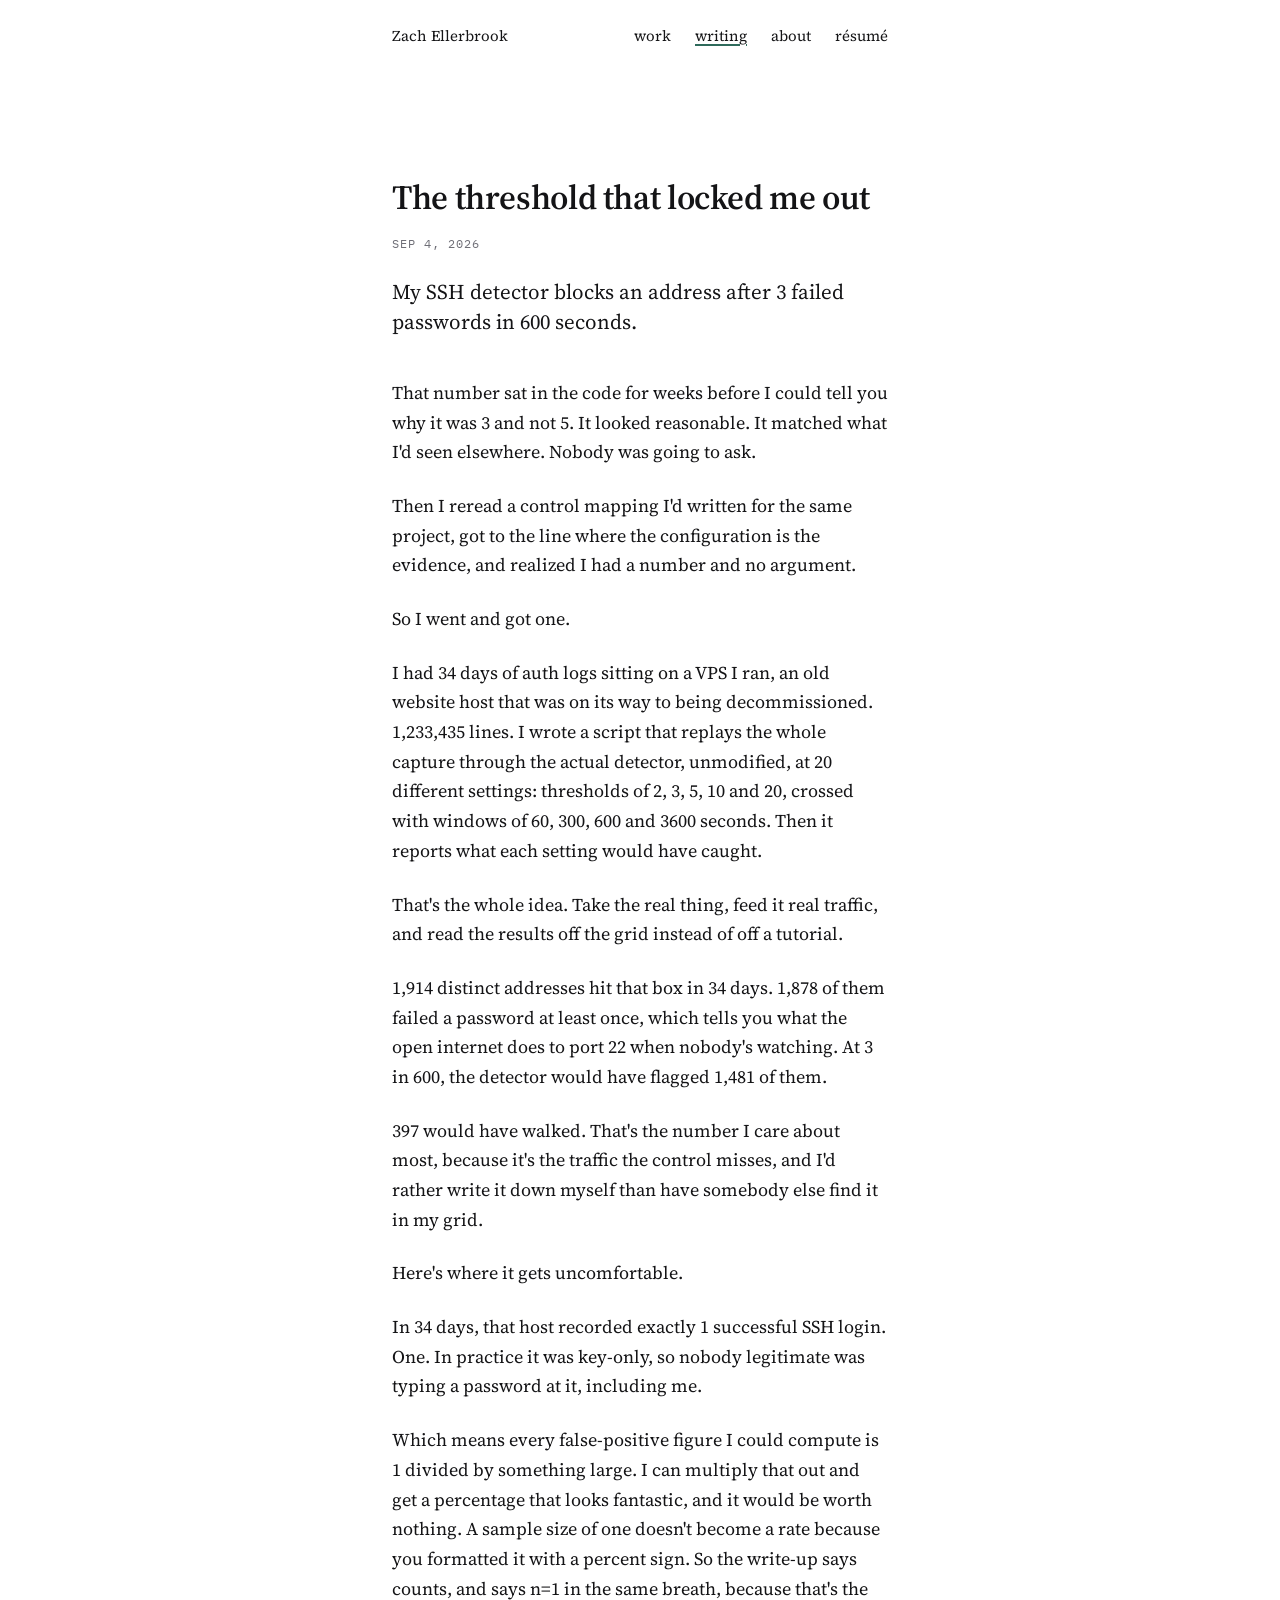
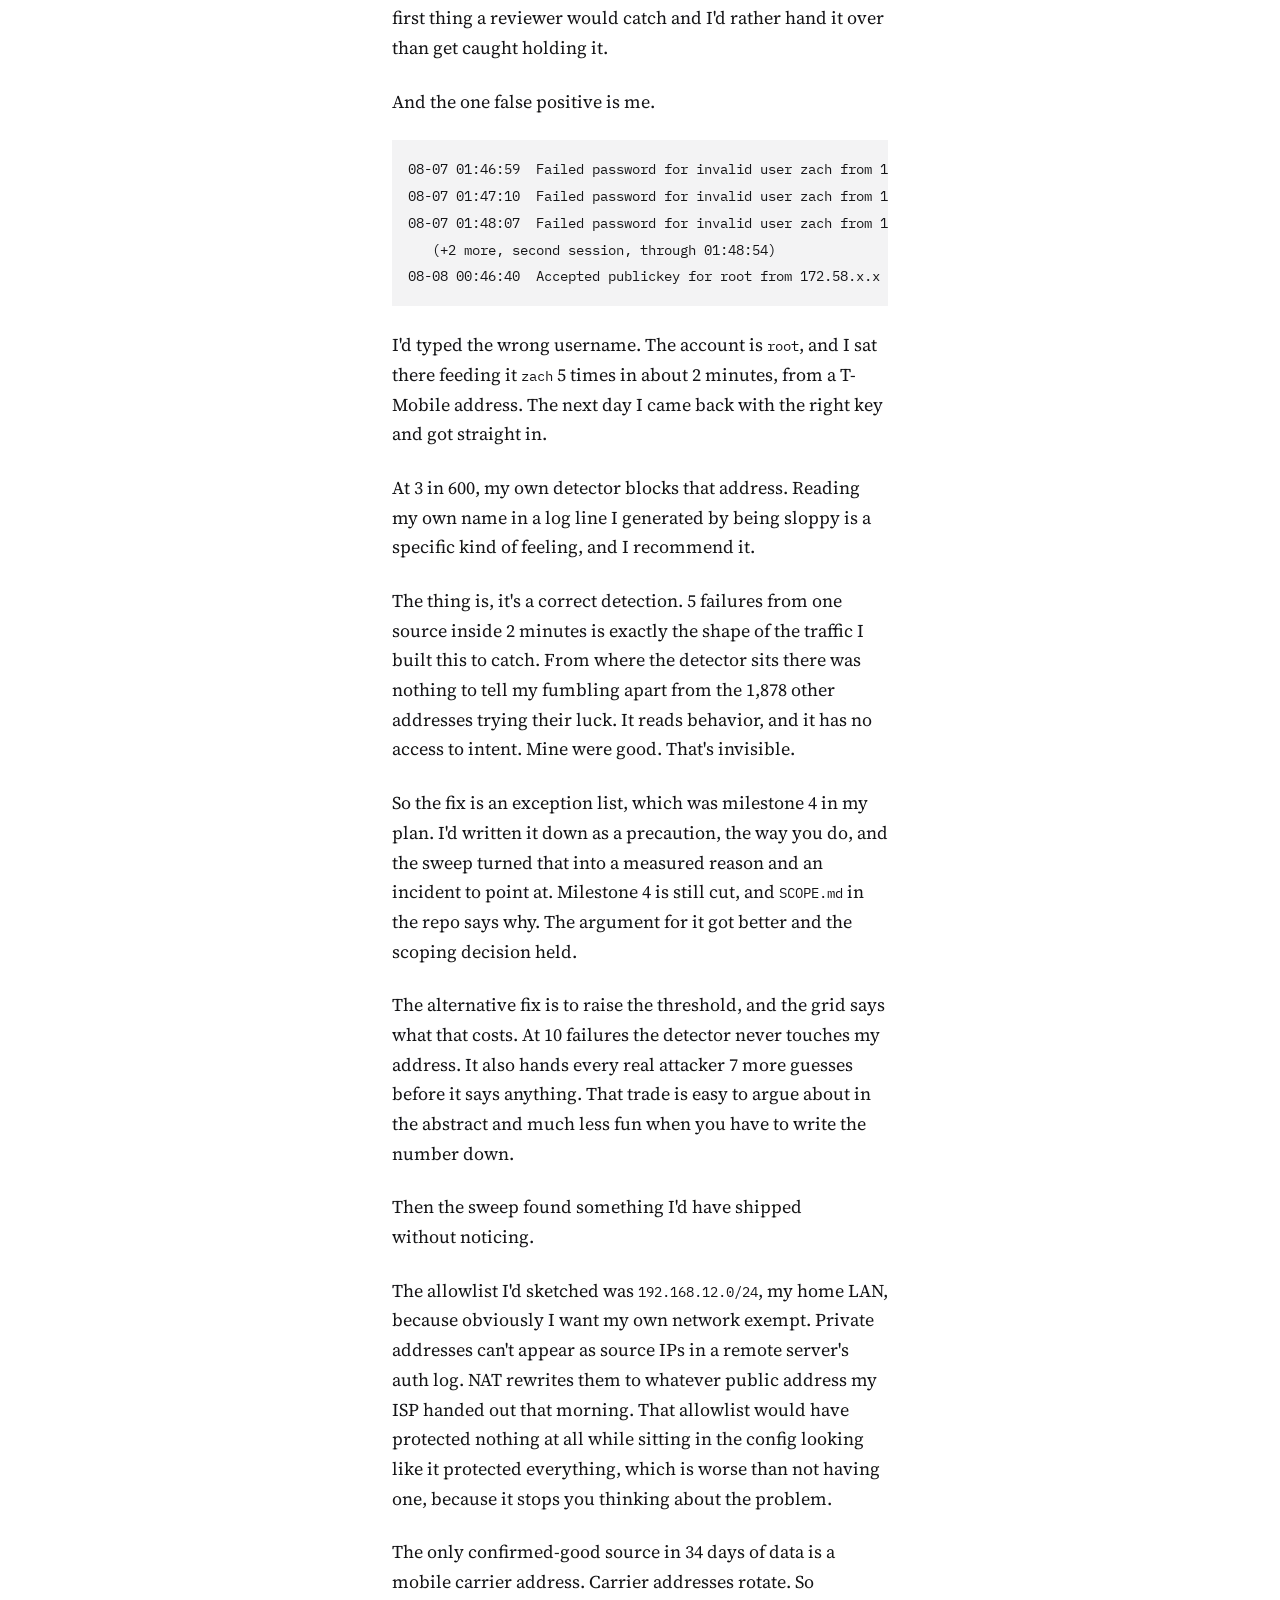
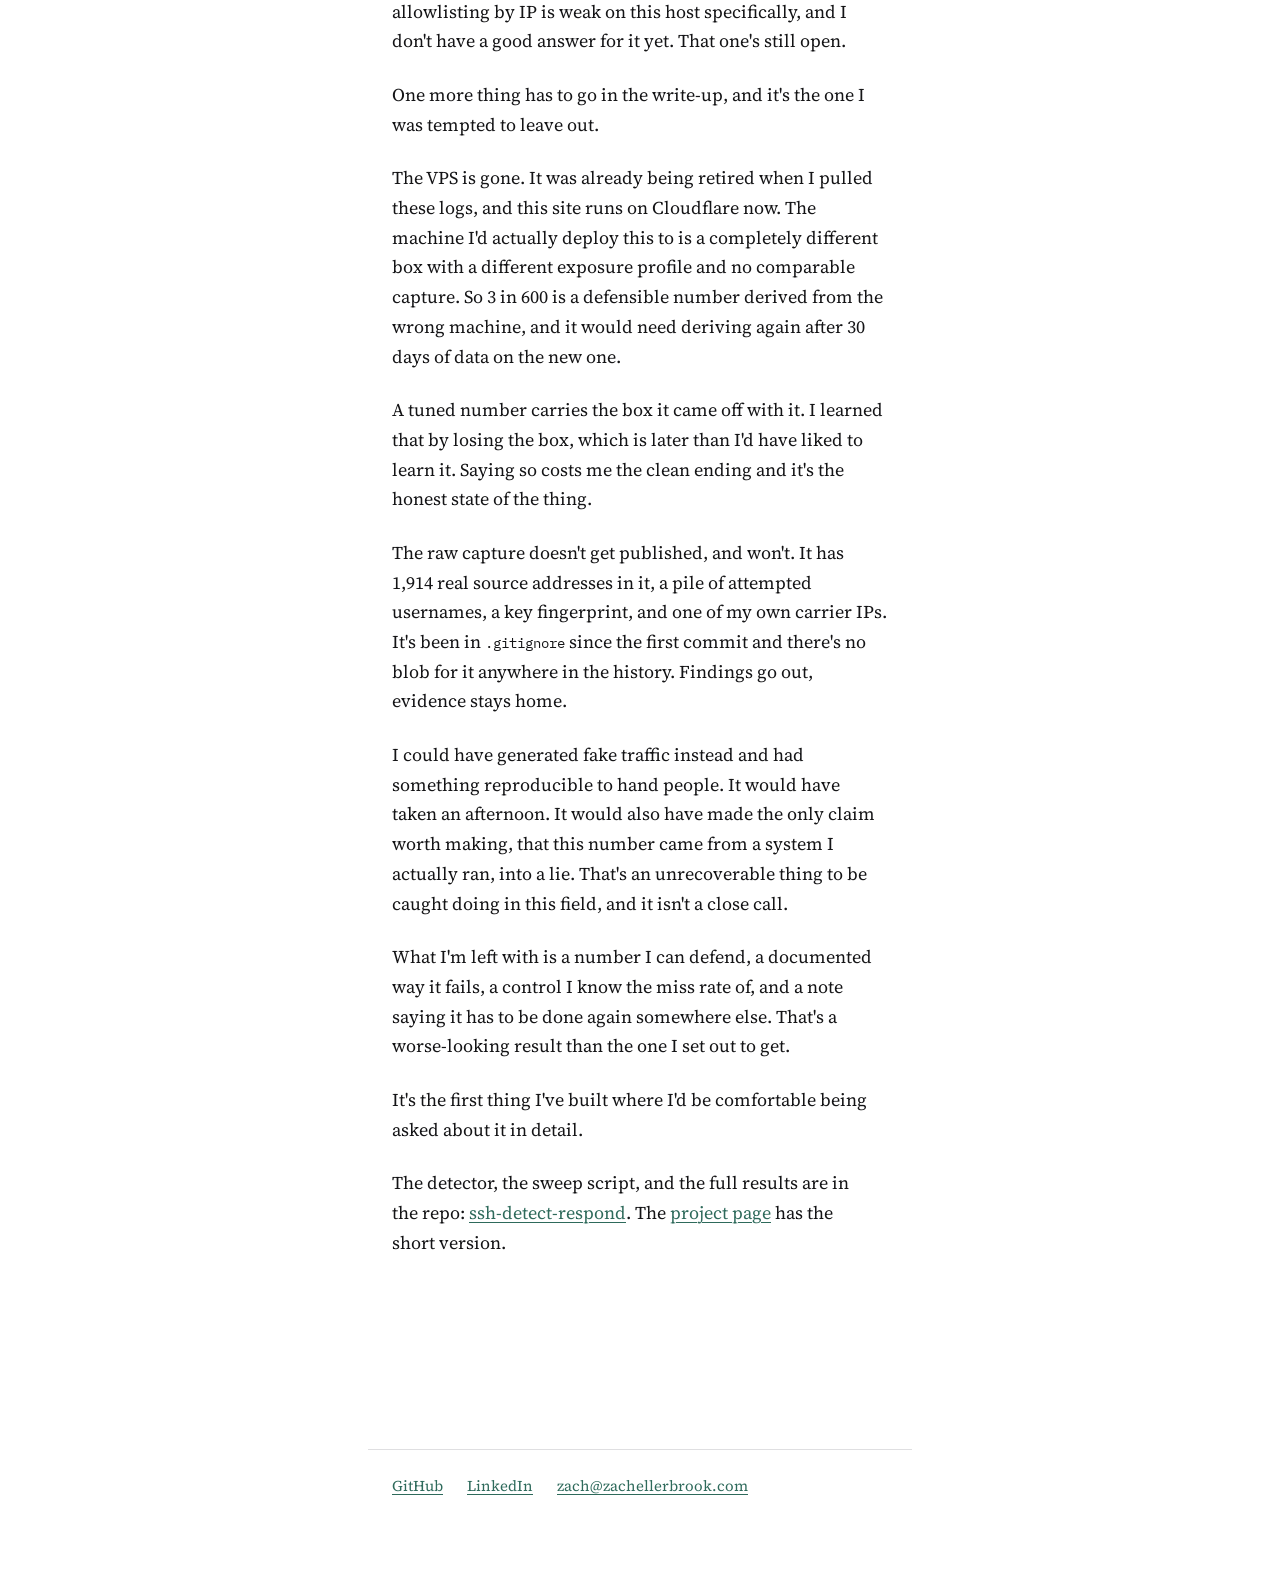
<file: public/writing/the-threshold-that-locked-me-out.html>
<!doctype html>
<html lang="en">
<head>
<meta charset="utf-8">
<meta name="viewport" content="width=device-width, initial-scale=1">
<title>The threshold that locked me out — Zach Ellerbrook</title>
<meta name="description" content="My detector blocks an IP after 3 failed passwords in 600 seconds. I replayed 34 days of real auth logs to find out whether that number deserved to be there, and the only legitimate user it would have blocked was me.">
<link rel="canonical" href="https://zachellerbrook.com/writing/the-threshold-that-locked-me-out">
<meta property="og:type" content="article">
<meta property="og:site_name" content="Zach Ellerbrook">
<meta property="og:url" content="https://zachellerbrook.com/writing/the-threshold-that-locked-me-out">
<meta property="og:title" content="The threshold that locked me out">
<meta property="og:description" content="My detector blocks an IP after 3 failed passwords in 600 seconds. I replayed 34 days of real auth logs to find out whether that number deserved to be there, and the only legitimate user it would have blocked was me.">
<meta property="article:published_time" content="2026-09-04">
<meta name="twitter:card" content="summary">
<link rel="preload" href="/fonts/source-serif-4-roman.woff2" as="font" type="font/woff2" crossorigin>
<link rel="preload" href="/fonts/ibm-plex-mono-400.woff2" as="font" type="font/woff2" crossorigin>
<link rel="stylesheet" href="/styles.css">
<script type="application/ld+json">
{
  "@context": "https://schema.org",
  "@type": "BlogPosting",
  "headline": "The threshold that locked me out",
  "description": "My detector blocks an IP after 3 failed passwords in 600 seconds. I replayed 34 days of real auth logs to find out whether that number deserved to be there, and the only legitimate user it would have blocked was me.",
  "url": "https://zachellerbrook.com/writing/the-threshold-that-locked-me-out",
  "mainEntityOfPage": "https://zachellerbrook.com/writing/the-threshold-that-locked-me-out",
  "datePublished": "2026-09-04",
  "author": {
    "@type": "Person",
    "@id": "https://zachellerbrook.com/#person",
    "name": "Zach Ellerbrook",
    "url": "https://zachellerbrook.com/"
  }
}
</script>
</head>
<body>
<a class="skip" href="#main">Skip to content</a>

<header class="page masthead">
  <a class="wordmark" href="/">Zach Ellerbrook</a>
  <nav aria-label="Primary">
    <ul>
      <li><a href="/work">work</a></li>
      <li><a href="/writing" aria-current="page">writing</a></li>
      <li><a href="/about">about</a></li>
      <li><a href="/resume">résumé</a></li>
    </ul>
  </nav>
</header>

<main id="main" class="page">
<article>
  <h1>The threshold that locked me out</h1>
  <p class="meta"><time datetime="2026-09-04">Sep 4, 2026</time></p>

  <p class="lede">My SSH detector blocks an address after 3 failed passwords in 600 seconds.</p>

  <p>That number sat in the code for weeks before I could tell you why it was 3 and not 5. It looked reasonable. It matched what I'd seen elsewhere. Nobody was going to ask.</p>

  <p>Then I reread a control mapping I'd written for the same project, got to the line where the configuration is the evidence, and realized I had a number and no argument.</p>

  <p>So I went and got one.</p>

  <p>I had 34 days of auth logs sitting on a VPS I ran, an old website host that was on its way to being decommissioned. 1,233,435 lines. I wrote a script that replays the whole capture through the actual detector, unmodified, at 20 different settings: thresholds of 2, 3, 5, 10 and 20, crossed with windows of 60, 300, 600 and 3600 seconds. Then it reports what each setting would have caught.</p>

  <p>That's the whole idea. Take the real thing, feed it real traffic, and read the results off the grid instead of off a tutorial.</p>

  <p>1,914 distinct addresses hit that box in 34 days. 1,878 of them failed a password at least once, which tells you what the open internet does to port 22 when nobody's watching. At 3 in 600, the detector would have flagged 1,481 of them.</p>

  <p>397 would have walked. That's the number I care about most, because it's the traffic the control misses, and I'd rather write it down myself than have somebody else find it in my grid.</p>

  <p>Here's where it gets uncomfortable.</p>

  <p>In 34 days, that host recorded exactly 1 successful SSH login. One. In practice it was key-only, so nobody legitimate was typing a password at it, including me.</p>

  <p>Which means every false-positive figure I could compute is 1 divided by something large. I can multiply that out and get a percentage that looks fantastic, and it would be worth nothing. A sample size of one doesn't become a rate because you formatted it with a percent sign. So the write-up says counts, and says n=1 in the same breath, because that's the first thing a reviewer would catch and I'd rather hand it over than get caught holding it.</p>

  <p>And the one false positive is me.</p>

<pre tabindex="0"><code>08-07 01:46:59  Failed password for invalid user zach from 172.58.x.x
08-07 01:47:10  Failed password for invalid user zach from 172.58.x.x
08-07 01:48:07  Failed password for invalid user zach from 172.58.x.x
   (+2 more, second session, through 01:48:54)
08-08 00:46:40  Accepted publickey for root from 172.58.x.x  (ED25519)</code></pre>

  <p>I'd typed the wrong username. The account is <code>root</code>, and I sat there feeding it <code>zach</code> 5 times in about 2 minutes, from a T-Mobile address. The next day I came back with the right key and got straight in.</p>

  <p>At 3 in 600, my own detector blocks that address. Reading my own name in a log line I generated by being sloppy is a specific kind of feeling, and I recommend it.</p>

  <p>The thing is, it's a correct detection. 5 failures from one source inside 2 minutes is exactly the shape of the traffic I built this to catch. From where the detector sits there was nothing to tell my fumbling apart from the 1,878 other addresses trying their luck. It reads behavior, and it has no access to intent. Mine were good. That's invisible.</p>

  <p>So the fix is an exception list, which was milestone 4 in my plan. I'd written it down as a precaution, the way you do, and the sweep turned that into a measured reason and an incident to point at. Milestone 4 is still cut, and <code>SCOPE.md</code> in the repo says why. The argument for it got better and the scoping decision held.</p>

  <p>The alternative fix is to raise the threshold, and the grid says what that costs. At 10 failures the detector never touches my address. It also hands every real attacker 7 more guesses before it says anything. That trade is easy to argue about in the abstract and much less fun when you have to write the number down.</p>

  <p>Then the sweep found something I'd have shipped without noticing.</p>

  <p>The allowlist I'd sketched was <code>192.168.12.0/24</code>, my home LAN, because obviously I want my own network exempt. Private addresses can't appear as source IPs in a remote server's auth log. NAT rewrites them to whatever public address my ISP handed out that morning. That allowlist would have protected nothing at all while sitting in the config looking like it protected everything, which is worse than not having one, because it stops you thinking about the problem.</p>

  <p>The only confirmed-good source in 34 days of data is a mobile carrier address. Carrier addresses rotate. So allowlisting by IP is weak on this host specifically, and I don't have a good answer for it yet. That one's still open.</p>

  <p>One more thing has to go in the write-up, and it's the one I was tempted to leave out.</p>

  <p>The VPS is gone. It was already being retired when I pulled these logs, and this site runs on Cloudflare now. The machine I'd actually deploy this to is a completely different box with a different exposure profile and no comparable capture. So 3 in 600 is a defensible number derived from the wrong machine, and it would need deriving again after 30 days of data on the new one.</p>

  <p>A tuned number carries the box it came off with it. I learned that by losing the box, which is later than I'd have liked to learn it. Saying so costs me the clean ending and it's the honest state of the thing.</p>

  <p>The raw capture doesn't get published, and won't. It has 1,914 real source addresses in it, a pile of attempted usernames, a key fingerprint, and one of my own carrier IPs. It's been in <code>.gitignore</code> since the first commit and there's no blob for it anywhere in the history. Findings go out, evidence stays home.</p>

  <p>I could have generated fake traffic instead and had something reproducible to hand people. It would have taken an afternoon. It would also have made the only claim worth making, that this number came from a system I actually ran, into a lie. That's an unrecoverable thing to be caught doing in this field, and it isn't a close call.</p>

  <p>What I'm left with is a number I can defend, a documented way it fails, a control I know the miss rate of, and a note saying it has to be done again somewhere else. That's a worse-looking result than the one I set out to get.</p>

  <p>It's the first thing I've built where I'd be comfortable being asked about it in detail.</p>

  <p>The detector, the sweep script, and the full results are in the repo: <a href="https://github.com/zellerbrook/ssh-detect-respond">ssh-detect-respond</a>. The <a href="/work/ssh-detect-respond">project page</a> has the short version.</p>
</article>
</main>

<footer class="page site-footer">
  <ul>
    <li><a href="https://github.com/zellerbrook">GitHub</a></li>
    <li><a href="https://www.linkedin.com/in/zachary-ellerbrook/">LinkedIn</a></li>
    <li><a href="mailto:zach@zachellerbrook.com">zach@zachellerbrook.com</a></li>
  </ul>
</footer>

</body>
</html>
</file>
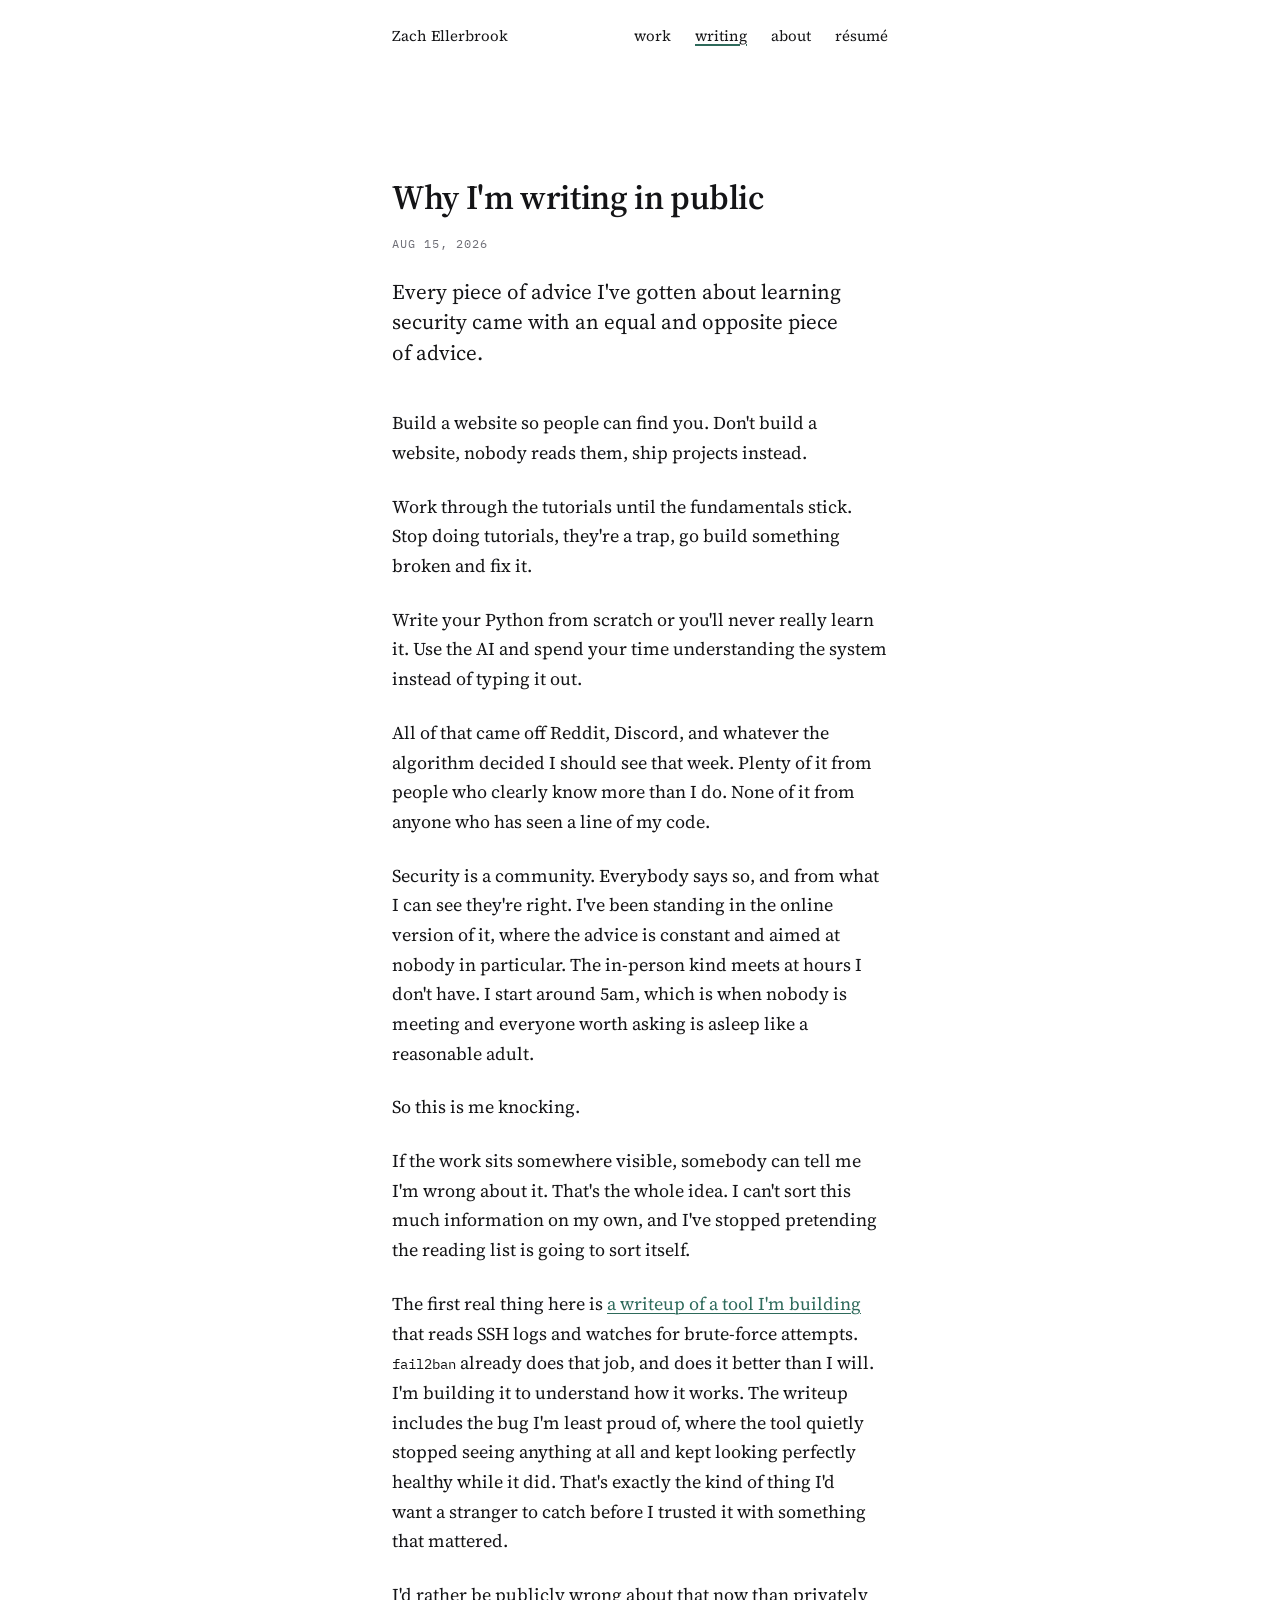
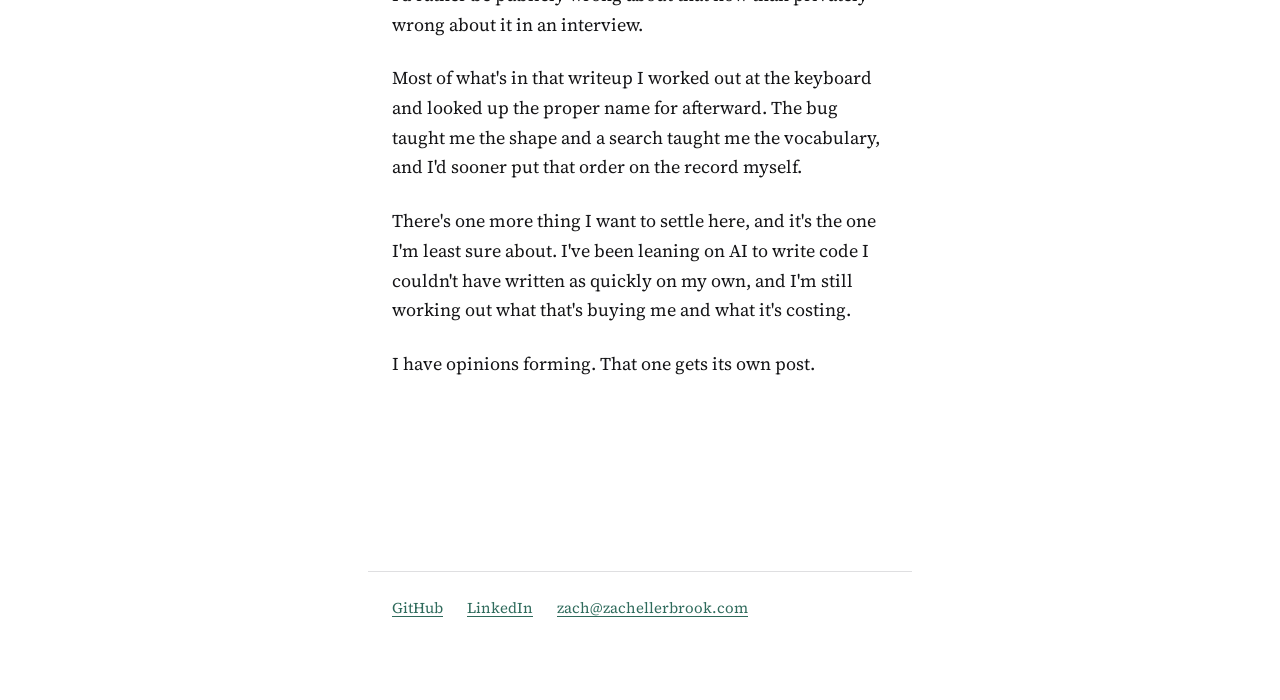
<file: public/writing/why-im-writing-in-public.html>
<!doctype html>
<html lang="en">
<head>
<meta charset="utf-8">
<meta name="viewport" content="width=device-width, initial-scale=1">
<title>Why I'm writing in public — Zach Ellerbrook</title>
<meta name="description" content="Every piece of advice I've gotten about learning security came with an equal and opposite piece of advice. This is me asking to be corrected out loud.">
<link rel="canonical" href="https://zachellerbrook.com/writing/why-im-writing-in-public">
<meta property="og:type" content="article">
<meta property="og:site_name" content="Zach Ellerbrook">
<meta property="og:url" content="https://zachellerbrook.com/writing/why-im-writing-in-public">
<meta property="og:title" content="Why I'm writing in public">
<meta property="og:description" content="Every piece of advice I've gotten about learning security came with an equal and opposite piece of advice. This is me asking to be corrected out loud.">
<meta property="article:published_time" content="2026-08-15">
<meta name="twitter:card" content="summary">
<link rel="preload" href="/fonts/source-serif-4-roman.woff2" as="font" type="font/woff2" crossorigin>
<link rel="preload" href="/fonts/ibm-plex-mono-400.woff2" as="font" type="font/woff2" crossorigin>
<link rel="stylesheet" href="/styles.css">
<script type="application/ld+json">
{
  "@context": "https://schema.org",
  "@type": "BlogPosting",
  "headline": "Why I'm writing in public",
  "description": "Every piece of advice I've gotten about learning security came with an equal and opposite piece of advice. This is me asking to be corrected out loud.",
  "url": "https://zachellerbrook.com/writing/why-im-writing-in-public",
  "mainEntityOfPage": "https://zachellerbrook.com/writing/why-im-writing-in-public",
  "datePublished": "2026-08-15",
  "author": {
    "@type": "Person",
    "@id": "https://zachellerbrook.com/#person",
    "name": "Zach Ellerbrook",
    "url": "https://zachellerbrook.com/"
  }
}
</script>
</head>
<body>
<a class="skip" href="#main">Skip to content</a>

<header class="page masthead">
  <a class="wordmark" href="/">Zach Ellerbrook</a>
  <nav aria-label="Primary">
    <ul>
      <li><a href="/work">work</a></li>
      <li><a href="/writing" aria-current="page">writing</a></li>
      <li><a href="/about">about</a></li>
      <li><a href="/resume">résumé</a></li>
    </ul>
  </nav>
</header>

<main id="main" class="page">
<article>
  <h1>Why I'm writing in public</h1>
  <p class="meta"><time datetime="2026-08-15">Aug 15, 2026</time></p>

  <p class="lede">Every piece of advice I've gotten about learning security came with an equal and opposite piece of advice.</p>

  <p>Build a website so people can find you. Don't build a website, nobody reads them, ship projects instead.</p>

  <p>Work through the tutorials until the fundamentals stick. Stop doing tutorials, they're a trap, go build something broken and fix it.</p>

  <p>Write your Python from scratch or you'll never really learn it. Use the AI and spend your time understanding the system instead of typing it out.</p>

  <p>All of that came off Reddit, Discord, and whatever the algorithm decided I should see that week. Plenty of it from people who clearly know more than I do. None of it from anyone who has seen a line of my code.</p>

  <p>Security is a community. Everybody says so, and from what I can see they're right. I've been standing in the online version of it, where the advice is constant and aimed at nobody in particular. The in-person kind meets at hours I don't have. I start around 5am, which is when nobody is meeting and everyone worth asking is asleep like a reasonable adult.</p>

  <p>So this is me knocking.</p>

  <p>If the work sits somewhere visible, somebody can tell me I'm wrong about it. That's the whole idea. I can't sort this much information on my own, and I've stopped pretending the reading list is going to sort itself.</p>

  <p>The first real thing here is <a href="/work/ssh-detect-respond">a writeup of a tool I'm building</a> that reads SSH logs and watches for brute-force attempts. <code>fail2ban</code> already does that job, and does it better than I will. I'm building it to understand how it works. The writeup includes the bug I'm least proud of, where the tool quietly stopped seeing anything at all and kept looking perfectly healthy while it did. That's exactly the kind of thing I'd want a stranger to catch before I trusted it with something that mattered.</p>

  <p>I'd rather be publicly wrong about that now than privately wrong about it in an interview.</p>

  <p>Most of what's in that writeup I worked out at the keyboard and looked up the proper name for afterward. The bug taught me the shape and a search taught me the vocabulary, and I'd sooner put that order on the record myself.</p>

  <p>There's one more thing I want to settle here, and it's the one I'm least sure about. I've been leaning on AI to write code I couldn't have written as quickly on my own, and I'm still working out what that's buying me and what it's costing.</p>

  <p>I have opinions forming. That one gets its own post.</p>
</article>
</main>

<footer class="page site-footer">
  <ul>
    <li><a href="https://github.com/zellerbrook">GitHub</a></li>
    <li><a href="https://www.linkedin.com/in/zachary-ellerbrook/">LinkedIn</a></li>
    <li><a href="mailto:zach@zachellerbrook.com">zach@zachellerbrook.com</a></li>
  </ul>
</footer>

</body>
</html>
</file>
<file: styles.css>
/* zachellerbrook.com
   Constraints are locked in CLAUDE.md. Do not invent values outside the scales below. */

/* ---------- fonts ---------- */

@font-face {
  font-family: "Source Serif 4";
  font-style: normal;
  font-weight: 300 700;
  font-display: swap;
  src: url("/fonts/source-serif-4-roman.woff2") format("woff2");
  unicode-range: U+0000-00FF, U+0131, U+0152-0153, U+02BB-02BC, U+2000-206F, U+2074, U+20AC, U+2122, U+2191, U+2193, U+2212, U+2215;
}

@font-face {
  font-family: "Source Serif 4";
  font-style: italic;
  font-weight: 300 700;
  font-display: swap;
  src: url("/fonts/source-serif-4-italic.woff2") format("woff2");
  unicode-range: U+0000-00FF, U+0131, U+0152-0153, U+02BB-02BC, U+2000-206F, U+2074, U+20AC, U+2122, U+2191, U+2193, U+2212, U+2215;
}

@font-face {
  font-family: "IBM Plex Mono";
  font-style: normal;
  font-weight: 400;
  font-display: swap;
  src: url("/fonts/ibm-plex-mono-400.woff2") format("woff2");
  unicode-range: U+0000-00FF, U+0131, U+0152-0153, U+02BB-02BC, U+2000-206F, U+2074, U+20AC, U+2122, U+2191, U+2193, U+2212, U+2215;
}

/* ---------- tokens ---------- */

:root {
  --paper: #ffffff;
  --ink: #141416;
  --muted: #6e6e76;
  --accent: #2e6a5b;
  --rule: color-mix(in srgb, var(--muted) 22%, var(--paper));
  --fill: color-mix(in srgb, var(--muted) 8%, var(--paper));

  --serif: "Source Serif 4", Georgia, "Times New Roman", serif;
  --mono: "IBM Plex Mono", ui-monospace, "SFMono-Regular", Menlo, monospace;

  --t-micro: 0.8125rem;
  --t-small: 0.9375rem;
  --t-body: 1.125rem;
  --t-h3: 1.3125rem;
  --t-h2: 1.625rem;
  --t-h1: clamp(1.625rem, 1.15rem + 2.1vw, 2.125rem);
  --t-display: clamp(1.875rem, 1.15rem + 3.2vw, 2.5rem);

  --s-1: 0.25rem;
  --s-2: 0.5rem;
  --s-3: 1rem;
  --s-4: 1.5rem;
  --s-5: 2.5rem;
  --s-6: 4rem;
  --s-7: 6.5rem;
  --s-8: 10.5rem;

  --measure: 34rem;
}

/* ---------- base ---------- */

*, *::before, *::after { box-sizing: border-box; }

html { -webkit-text-size-adjust: 100%; }

body {
  margin: 0;
  background: var(--paper);
  color: var(--ink);
  font-family: var(--serif);
  font-size: var(--t-body);
  font-size-adjust: from-font;
  line-height: 1.65;
  font-variant-numeric: oldstyle-num;
  text-rendering: optimizeLegibility;
  -webkit-font-smoothing: antialiased;
}

h1, h2, h3 {
  font-weight: 600;
  line-height: 1.2;
  letter-spacing: -0.011em;
  margin: 0 0 var(--s-3);
  text-wrap: balance;
}

h1 { font-size: var(--t-h1); }
h2 { font-size: var(--t-h2); margin-top: var(--s-6); }
h3 { font-size: var(--t-h3); margin-top: var(--s-5); }

p { margin: 0 0 var(--s-4); text-wrap: pretty; }

a {
  color: var(--accent);
  text-decoration-thickness: 1px;
  text-underline-offset: 0.18em;
}

a:hover { text-decoration-thickness: 2px; }

:focus-visible {
  outline: 2px solid var(--accent);
  outline-offset: 3px;
  border-radius: 1px;
}

img { max-width: 100%; height: auto; display: block; }

hr {
  border: 0;
  border-top: 1px solid var(--rule);
  margin: var(--s-6) 0;
}

blockquote {
  margin: 0 0 var(--s-4);
  padding-left: var(--s-4);
  border-left: 1px solid var(--rule);
  font-style: italic;
  color: var(--muted);
}

/* ---------- evidence: mono carries proof, serif carries claims ---------- */

code, kbd, samp, pre {
  font-family: var(--mono);
  font-size: 0.875em;
  font-variant-numeric: normal;
}

pre {
  background: var(--fill);
  padding: var(--s-3);
  overflow-x: auto;
  margin: 0 0 var(--s-4);
  line-height: 1.7;
}

pre code { font-size: inherit; }

.meta {
  font-family: var(--mono);
  font-size: var(--t-micro);
  font-variant-numeric: normal;
  letter-spacing: 0.08em;
  text-transform: uppercase;
  color: var(--muted);
  line-height: 1.5;
}

/* ---------- layout ---------- */

.skip {
  position: absolute;
  left: -9999px;
}

.skip:focus {
  left: var(--s-3);
  top: var(--s-3);
  z-index: 1;
  background: var(--paper);
  padding: var(--s-2) var(--s-3);
}

.page {
  max-width: var(--measure);
  margin-inline: auto;
  padding-inline: var(--s-4);
}

.masthead {
  display: flex;
  flex-wrap: wrap;
  gap: var(--s-3) var(--s-4);
  align-items: baseline;
  justify-content: space-between;
  padding-block: var(--s-4);
}

.masthead a { color: var(--ink); text-decoration: none; }
.masthead a:hover { text-decoration: underline; }

.wordmark { font-size: var(--t-small); }

.masthead nav ul {
  display: flex;
  gap: var(--s-4);
  list-style: none;
  margin: 0;
  padding: 0;
  font-size: var(--t-small);
}

.masthead nav [aria-current="page"] {
  text-decoration: underline;
  text-decoration-color: var(--accent);
  text-decoration-thickness: 2px;
  text-underline-offset: 0.22em;
}

main { padding-block: var(--s-7) var(--s-8); }

.lede {
  font-size: var(--t-h3);
  line-height: 1.45;
  margin-bottom: var(--s-5);
}

/* ---------- lists of work and writing ---------- */

.entries { list-style: none; margin: 0; padding: 0; }

.entries > li + li { margin-top: var(--s-5); }

.entries h3 { margin: 0 0 var(--s-1); font-size: var(--t-body); }

.entries p { margin: var(--s-1) 0 0; }

.entries .meta { display: block; }

/* ---------- footer ---------- */

.site-footer {
  border-top: 1px solid var(--rule);
  padding-block: var(--s-4) var(--s-6);
  font-size: var(--t-small);
  color: var(--muted);
}

.site-footer ul {
  display: flex;
  flex-wrap: wrap;
  gap: var(--s-4);
  list-style: none;
  margin: 0 0 var(--s-3);
  padding: 0;
}
</file>
